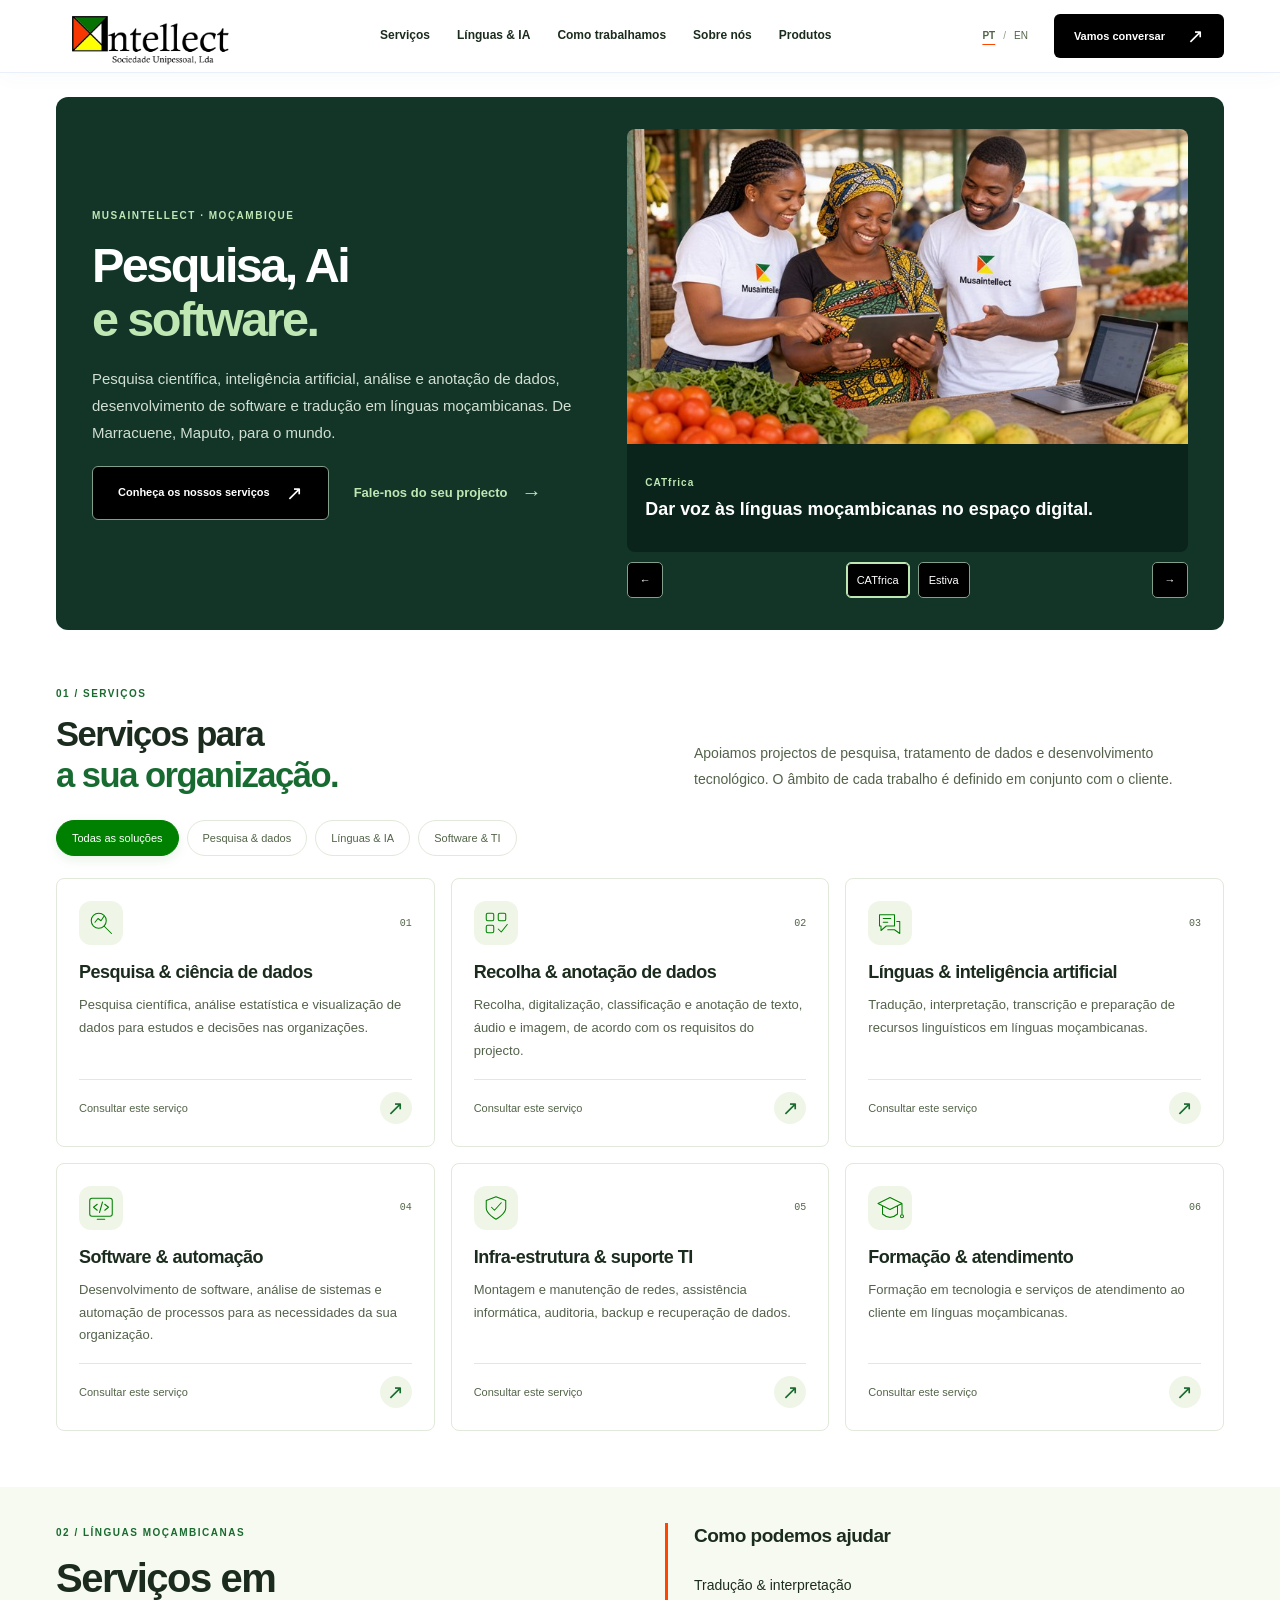
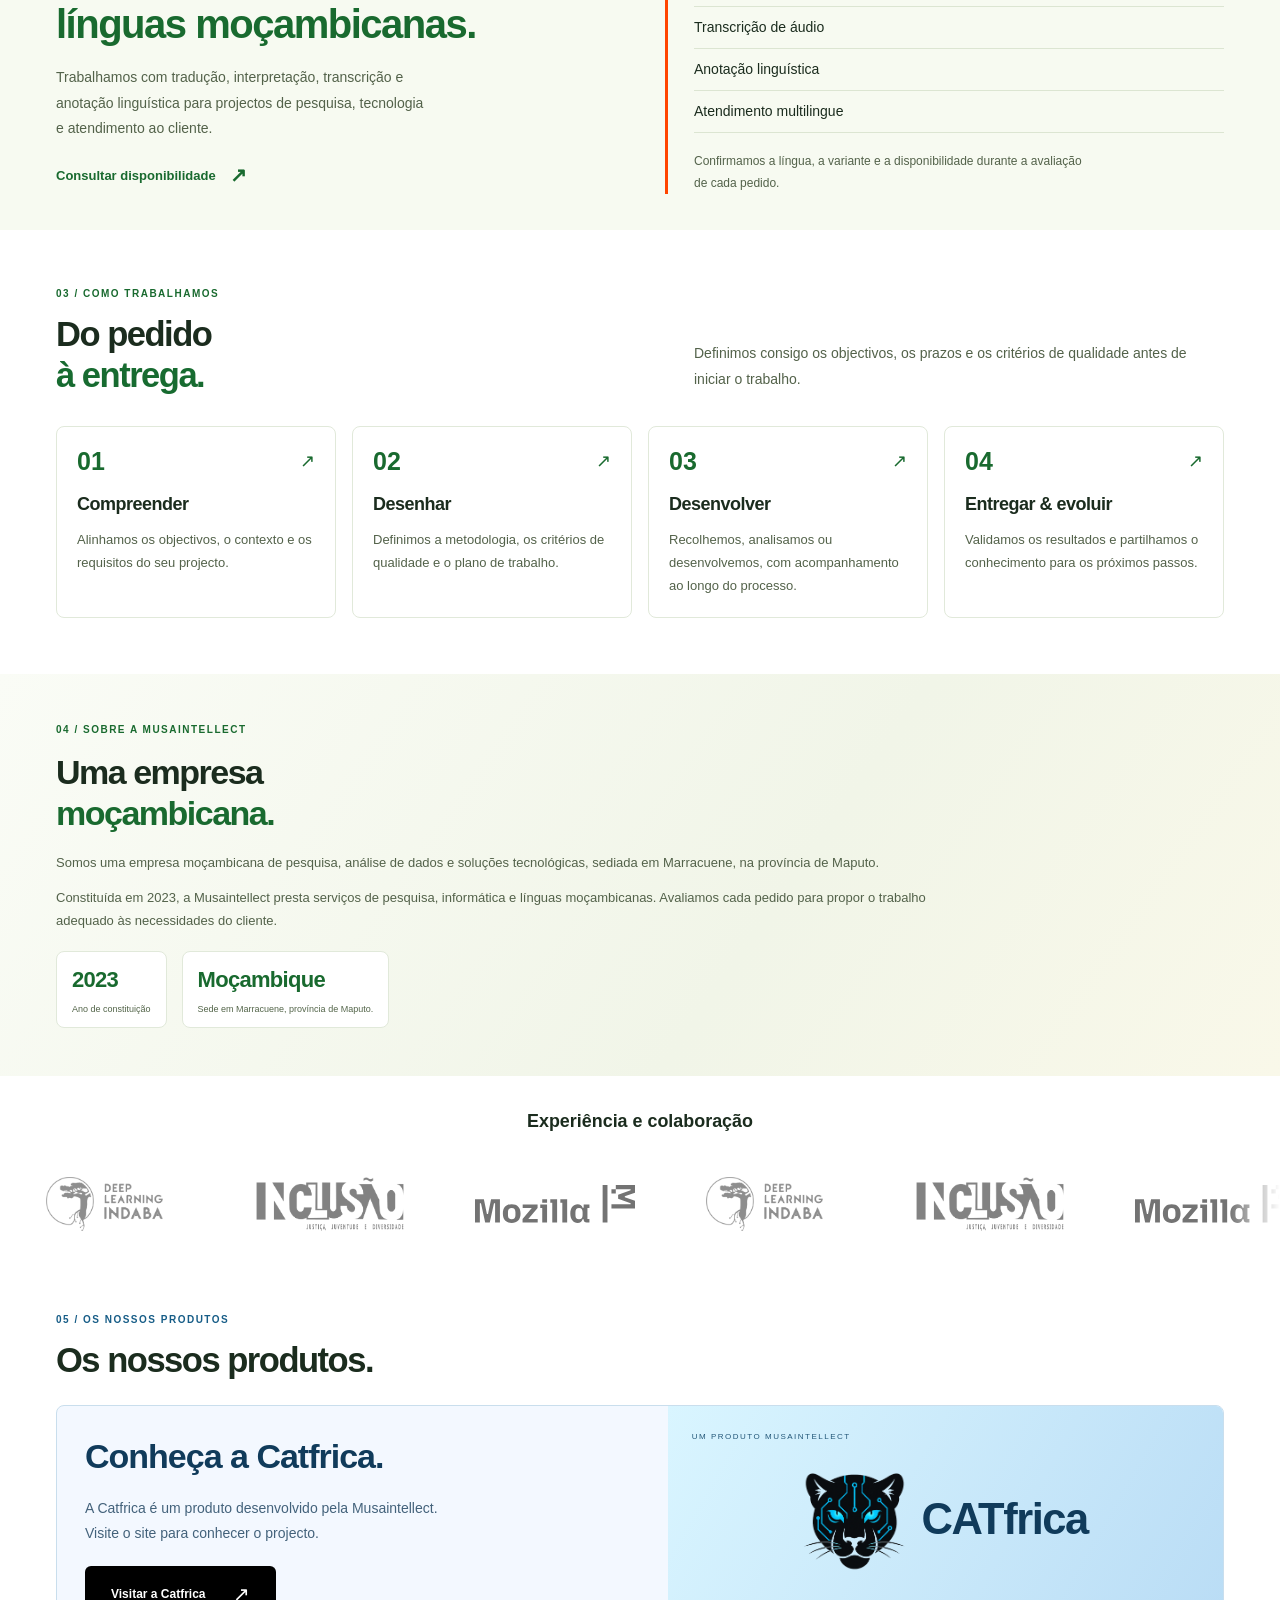
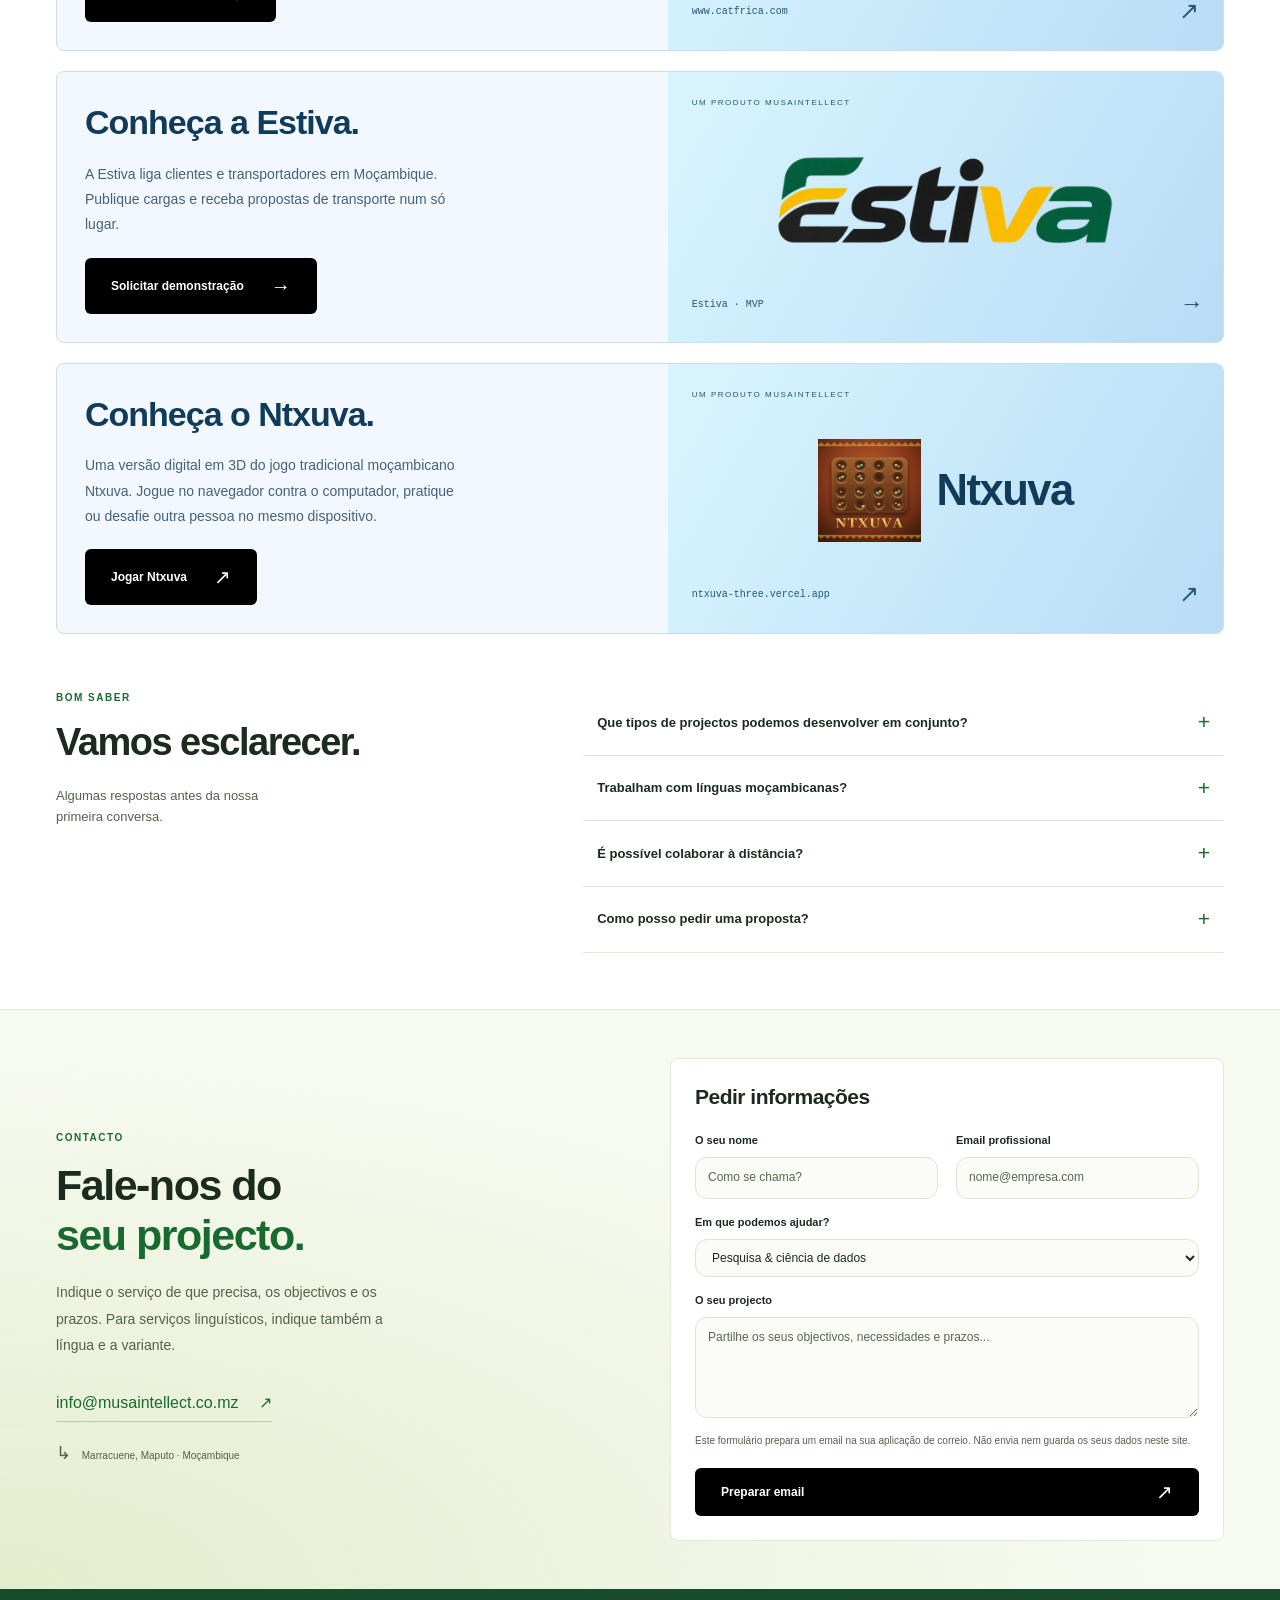
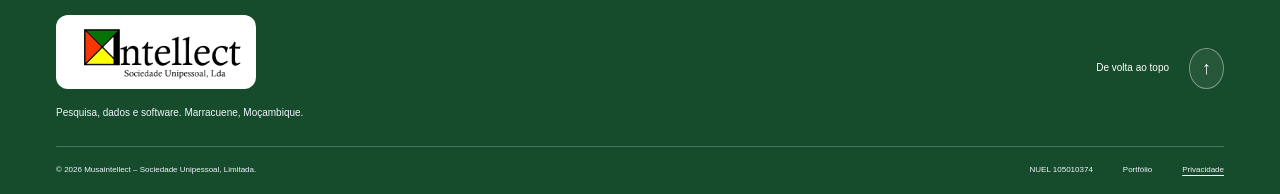
<file: index.html>
<!DOCTYPE html>
<html lang="pt-MZ" data-default-theme="chain" data-theme="chain" data-default-density="compact" data-density="compact">
<head>
  <meta charset="utf-8">
  <meta name="viewport" content="width=device-width, initial-scale=1">
  <meta name="theme-color" content="#ffffff">
  <meta name="description" content="Pesquisa científica, inteligência artificial, análise e anotação de dados, línguas moçambicanas e software. Musaintellect, em Marracuene, Maputo.">
  <meta name="robots" content="index, follow, max-image-preview:large">
  <meta property="og:title" content="Musaintellect | Pesquisa, IA e Software em Moçambique">
  <meta property="og:description" content="Pesquisa científica, inteligência artificial, dados, línguas moçambicanas e software. De Marracuene, Maputo, para o mundo.">
  <meta property="og:type" content="website">
  <meta property="og:site_name" content="Musaintellect">
  <meta property="og:url" content="https://www.musaintellect.co.mz/">
  <meta property="og:locale" content="pt_MZ">
  <meta property="og:image" content="https://www.musaintellect.co.mz/assets/community-market.jpg">
  <meta property="og:image:width" content="1280">
  <meta property="og:image:height" content="720">
  <meta name="twitter:card" content="summary_large_image">
  <link rel="alternate" hreflang="pt-MZ" href="https://www.musaintellect.co.mz/">
  <link rel="alternate" hreflang="en" href="https://www.musaintellect.co.mz/?lang=en">
  <link rel="alternate" hreflang="x-default" href="https://www.musaintellect.co.mz/">
  <title>Musaintellect | Pesquisa, IA e Software em Moçambique</title>
  <script type="application/ld+json">
  {
    "@context": "https://schema.org",
    "@graph": [
      {
        "@type": "Organization",
        "@id": "https://www.musaintellect.co.mz/#organization",
        "name": "Musaintellect",
        "legalName": "Musaintellect – Sociedade Unipessoal, Limitada",
        "url": "https://www.musaintellect.co.mz/",
        "logo": "https://www.musaintellect.co.mz/assets/logo.png",
        "email": "info@musaintellect.co.mz",
        "foundingDate": "2023",
        "description": "Mozambican scientific research, data analysis, language services and software development company.",
        "address": {
          "@type": "PostalAddress",
          "addressLocality": "Marracuene",
          "addressRegion": "Maputo",
          "addressCountry": "MZ"
        },
        "knowsAbout": [
          "Scientific research",
          "Artificial intelligence",
          "Data science and annotation",
          "Mozambican languages",
          "Speech data collection and transcription",
          "Portuguese–Emakhuwa machine translation resources",
          "Linguistic corpora",
          "Software development"
        ]
      },
      {
        "@type": "WebSite",
        "@id": "https://www.musaintellect.co.mz/#website",
        "url": "https://www.musaintellect.co.mz/",
        "name": "Musaintellect",
        "inLanguage": ["pt-MZ", "en"],
        "publisher": {"@id": "https://www.musaintellect.co.mz/#organization"}
      },
      {
        "@type": "ItemList",
        "name": "Musaintellect products",
        "itemListElement": [
          {
            "@type": "ListItem",
            "position": 1,
            "item": {
              "@type": "SoftwareApplication",
              "name": "CATfrica",
              "url": "https://www.catfrica.com/",
              "creator": {"@id": "https://www.musaintellect.co.mz/#organization"}
            }
          },
          {
            "@type": "ListItem",
            "position": 2,
            "item": {
              "@type": "SoftwareApplication",
              "name": "Estiva",
              "url": "https://www.musaintellect.co.mz/#estiva-product",
              "creativeWorkStatus": "MVP",
              "creator": {"@id": "https://www.musaintellect.co.mz/#organization"}
            }
          },
          {
            "@type": "ListItem",
            "position": 3,
            "item": {
              "@type": "VideoGame",
              "name": "Ntxuva",
              "url": "https://ntxuva-three.vercel.app/",
              "gamePlatform": "Web browser",
              "creator": {"@id": "https://www.musaintellect.co.mz/#organization"}
            }
          }
        ]
      }
    ]
  }
  </script>
  <link rel="icon" type="image/svg+xml" href="./assets/favicon.svg">
  <!-- Version assets together when changing styles or scripts to prevent cached layout mismatches. -->
  <link rel="stylesheet" href="./styles.css?v=20261117-portfolio-grouping">
  <link rel="stylesheet" href="./chain-theme.css?v=20261117-portfolio-grouping">
  <script src="./script.js?v=20261118-seo" defer></script>
</head>
<body>
  <a class="skip-link" href="#main" data-i18n="skip">Saltar para o conteúdo</a>
  <header class="site-header">
    <div class="container header-inner">
      <a class="brand" href="#home" aria-label="Musaintellect">
        <img class="brand-logo" src="./assets/logo.png" width="1000" height="357" alt="Musaintellect" decoding="async">
      </a>
      <nav class="main-nav" id="main-nav" aria-label="Navegação principal" data-i18n-aria-label="navLabel">
        <a href="#services" data-i18n="navServices">Serviços</a>
        <a href="#languages" data-i18n="navLanguages">Línguas &amp; IA</a>
        <a href="#approach" data-i18n="navApproach">Como trabalhamos</a>
        <a href="#about" data-i18n="navAbout">Sobre nós</a>
        <a href="#products" data-i18n="navProducts">Produtos</a>
        <a class="mobile-contact" href="#contact" data-i18n="navContact">Vamos conversar ↗</a>
      </nav>
      <div class="header-actions">
        <div class="language-switch" role="group" aria-label="Idioma / Language">
          <button type="button" data-language="pt" aria-pressed="true" lang="pt" aria-label="Português">PT</button>
          <span aria-hidden="true">/</span>
          <button type="button" data-language="en" aria-pressed="false" lang="en" aria-label="English">EN</button>
        </div>
        <a class="button button-small header-contact" href="#contact"><span data-i18n="navContact">Vamos conversar</span><span aria-hidden="true">↗</span></a>
        <button class="menu-toggle" type="button" aria-expanded="false" aria-controls="main-nav" aria-label="Abrir menu" data-i18n-aria-label="menuOpen"><span></span><span></span></button>
      </div>
    </div>
  </header>

  <main id="main">
    <section class="hero container" id="home" aria-labelledby="hero-title">
      <div class="hero-copy">
        <p class="eyebrow" data-i18n="heroEyebrow">MUSAINTELLECT · MOÇAMBIQUE</p>
        <h1 id="hero-title"><span data-i18n="heroLine1">Pesquisa, Ai</span><br><span class="serif-accent" data-i18n="heroLine2">e software.</span></h1>
        <p class="hero-description" data-i18n="heroDescription">Pesquisa científica, inteligência artificial, análise e anotação de dados, desenvolvimento de software e tradução em línguas moçambicanas. De Marracuene, Maputo, para o mundo.</p>
        <div class="hero-actions">
          <a class="button" href="#services"><span data-i18n="heroCta">Conheça os nossos serviços</span><span aria-hidden="true">↗</span></a>
          <a class="text-link" href="#contact"><span data-i18n="heroSecondary">Fale-nos do seu projecto</span><span aria-hidden="true">→</span></a>
        </div>
      </div>
      <section class="hero-carousel" aria-label="Produtos em destaque" data-i18n-aria-label="carouselLabel">
        <div class="hero-slides" id="hero-slides" aria-live="polite" aria-atomic="true">
          <figure class="hero-slide" aria-label="CATfrica · 1 de 2" data-i18n-aria-label="carouselCatfricaSlide">
            <img class="hero-photo" src="./assets/community-market.jpg" srcset="./assets/community-market-small.jpg 768w, ./assets/community-market.jpg 1280w" sizes="(max-width: 720px) calc(100vw - 80px), (max-width: 1150px) 45vw, 600px" width="1280" height="720" alt="Ilustração de programadores com camisolas da Musaintellect a ajudar uma comerciante de capulana e lenço a usar um tablet no mercado." data-i18n-alt="heroImageAlt" fetchpriority="high" decoding="async">
            <figcaption><a class="hero-slide-link" href="#catfrica-product"><span>CATfrica</span><strong data-i18n="carouselCatfricaCaption">Dar voz às línguas moçambicanas no espaço digital.</strong></a></figcaption>
          </figure>
          <figure class="hero-slide" aria-label="Estiva · 2 de 2" data-i18n-aria-label="carouselEstivaSlide" hidden>
            <img class="hero-photo" src="./assets/estiva-transport.webp" srcset="./assets/estiva-transport-small.webp 720w, ./assets/estiva-transport.webp 1280w" sizes="(max-width: 720px) calc(100vw - 80px), (max-width: 1150px) 45vw, 600px" width="1280" height="853" alt="Uma cliente e um motorista a trocar documentos junto de um camião num porto em Moçambique." data-i18n-alt="estivaImageAlt" decoding="async">
            <figcaption><a class="hero-slide-link" href="#estiva-product"><span class="hero-slide-brand"><img class="carousel-brand-mark" src="./assets/estiva-mark.png" width="144" height="121" alt="" aria-hidden="true" decoding="async">Estiva</span><strong data-i18n="carouselEstivaCaption">Transporte carga em Moçambique com confiança</strong></a></figcaption>
          </figure>
        </div>
        <div class="carousel-controls" hidden>
          <button class="carousel-previous" type="button" aria-controls="hero-slides" aria-label="Produto anterior" data-i18n-aria-label="carouselPrevious"><span aria-hidden="true">←</span></button>
          <div class="carousel-choices" role="group" aria-label="Escolher produto" data-i18n-aria-label="carouselChoose">
            <button type="button" data-carousel-slide="0" aria-controls="hero-slides" aria-pressed="true">CATfrica</button>
            <button type="button" data-carousel-slide="1" aria-controls="hero-slides" aria-pressed="false">Estiva</button>
          </div>
          <button class="carousel-next" type="button" aria-controls="hero-slides" aria-label="Produto seguinte" data-i18n-aria-label="carouselNext"><span aria-hidden="true">→</span></button>
        </div>
      </section>
    </section>

    <section class="section container" id="services" aria-labelledby="services-title">
      <div class="section-heading">
        <div><p class="eyebrow" data-i18n="servicesEyebrow">01 / SERVIÇOS</p><h2 id="services-title"><span data-i18n="servicesTitle1">Serviços para</span><br><span class="muted" data-i18n="servicesTitle2">a sua organização.</span></h2></div>
        <p class="section-intro" data-i18n="servicesIntro">Apoiamos projectos de pesquisa, tratamento de dados e desenvolvimento tecnológico. O âmbito de cada trabalho é definido em conjunto com o cliente.</p>
      </div>
      <div class="service-filters" role="group" aria-label="Filtrar serviços" data-i18n-aria-label="filterLabel" hidden>
        <button type="button" class="filter active" data-filter="all" aria-pressed="true" data-i18n="filterAll">Todas as soluções</button>
        <button type="button" class="filter" data-filter="data" aria-pressed="false" data-i18n="filterData">Pesquisa &amp; dados</button>
        <button type="button" class="filter" data-filter="language" aria-pressed="false" data-i18n="filterLanguage">Línguas &amp; IA</button>
        <button type="button" class="filter" data-filter="tech" aria-pressed="false" data-i18n="filterTech">Software &amp; TI</button>
      </div>
      <div class="service-grid">
        <a class="service-card" href="#contact" data-category="data">
          <div class="card-top"><svg viewBox="0 0 40 40" aria-hidden="true"><circle cx="17" cy="17" r="10"/><path d="m24 24 10 10M12 19l4-5 4 3 4-6"/></svg><span>01</span></div>
          <h3 data-i18n="service1Title">Pesquisa &amp; ciência de dados</h3><p data-i18n="service1Body">Pesquisa científica, análise estatística e visualização de dados para estudos e decisões nas organizações.</p>
          <div class="card-bottom"><span data-i18n="serviceCta">Consultar este serviço</span><span class="card-arrow" aria-hidden="true">↗</span></div>
        </a>
        <a class="service-card" href="#contact" data-category="data">
          <div class="card-top"><svg viewBox="0 0 40 40" aria-hidden="true"><rect x="7" y="7" width="10" height="10" rx="2"/><rect x="23" y="7" width="10" height="10" rx="2"/><rect x="7" y="23" width="10" height="10" rx="2"/><path d="m23 28 4 4 8-10"/></svg><span>02</span></div>
          <h3 data-i18n="service2Title">Recolha &amp; anotação de dados</h3><p data-i18n="service2Body">Recolha, digitalização, classificação e anotação de texto, áudio e imagem, de acordo com os requisitos do projecto.</p>
          <div class="card-bottom"><span data-i18n="serviceCta">Consultar este serviço</span><span class="card-arrow" aria-hidden="true">↗</span></div>
        </a>
        <a class="service-card" href="#contact" data-category="language">
          <div class="card-top"><svg viewBox="0 0 40 40" aria-hidden="true"><path d="M6 9h20v15H15l-7 6v-6H6zM17 29h9l7 5V18h-4M11 14h10M11 19h6"/></svg><span>03</span></div>
          <h3 data-i18n="service3Title">Línguas &amp; inteligência artificial</h3><p data-i18n="service3Body">Tradução, interpretação, transcrição e preparação de recursos linguísticos em línguas moçambicanas.</p>
          <div class="card-bottom"><span data-i18n="serviceCta">Consultar este serviço</span><span class="card-arrow" aria-hidden="true">↗</span></div>
        </a>
        <a class="service-card" href="#contact" data-category="tech">
          <div class="card-top"><svg viewBox="0 0 40 40" aria-hidden="true"><rect x="5" y="7" width="30" height="24" rx="3"/><path d="m15 15-5 4 5 4m10-8 5 4-5 4m-3-11-4 14M15 35h10"/></svg><span>04</span></div>
          <h3 data-i18n="service4Title">Software &amp; automação</h3><p data-i18n="service4Body">Desenvolvimento de software, análise de sistemas e automação de processos para as necessidades da sua organização.</p>
          <div class="card-bottom"><span data-i18n="serviceCta">Consultar este serviço</span><span class="card-arrow" aria-hidden="true">↗</span></div>
        </a>
        <a class="service-card" href="#contact" data-category="tech">
          <div class="card-top"><svg viewBox="0 0 40 40" aria-hidden="true"><path d="m20 5 13 5v10c0 8-13 15-13 15S7 28 7 20V10z"/><path d="m14 19 4 4 9-10"/></svg><span>05</span></div>
          <h3 data-i18n="service5Title">Infra-estrutura &amp; suporte TI</h3><p data-i18n="service5Body">Montagem e manutenção de redes, assistência informática, auditoria, backup e recuperação de dados.</p>
          <div class="card-bottom"><span data-i18n="serviceCta">Consultar este serviço</span><span class="card-arrow" aria-hidden="true">↗</span></div>
        </a>
        <a class="service-card" href="#contact" data-category="language">
          <div class="card-top"><svg viewBox="0 0 40 40" aria-hidden="true"><path d="m4 14 16-8 16 8-16 8zM10 18v10q10 9 20 0V18M36 15v13"/><circle cx="36" cy="31" r="2"/></svg><span>06</span></div>
          <h3 data-i18n="service6Title">Formação &amp; atendimento</h3><p data-i18n="service6Body">Formação em tecnologia e serviços de atendimento ao cliente em línguas moçambicanas.</p>
          <div class="card-bottom"><span data-i18n="serviceCta">Consultar este serviço</span><span class="card-arrow" aria-hidden="true">↗</span></div>
        </a>
      </div>
      <p class="filter-status sr-only" aria-live="polite"></p>
    </section>

    <section class="language-section" id="languages" aria-labelledby="languages-title">
      <div class="container language-layout">
        <div class="language-copy"><p class="eyebrow" data-i18n="languagesEyebrow">02 / LÍNGUAS MOÇAMBICANAS</p><h2 id="languages-title"><span data-i18n="languagesTitle1">Serviços em</span><br><span class="serif-accent" data-i18n="languagesTitle2">línguas moçambicanas.</span></h2>
          <p data-i18n="languagesBody">Trabalhamos com tradução, interpretação, transcrição e anotação linguística para projectos de pesquisa, tecnologia e atendimento ao cliente.</p>
          <a class="text-link light-link" href="#contact"><span data-i18n="languagesCta">Consultar disponibilidade</span><span aria-hidden="true">↗</span></a>
        </div>
        <aside class="language-details" aria-labelledby="language-details-title">
          <h3 id="language-details-title" data-i18n="languageDetailsTitle">Como podemos ajudar</h3>
          <ul><li data-i18n="languageValue1">Tradução &amp; interpretação</li><li data-i18n="languageValue2">Transcrição de áudio</li><li data-i18n="languageValue3">Anotação linguística</li><li data-i18n="languageValue4">Atendimento multilingue</li></ul>
          <p data-i18n="languageAvailability">Confirmamos a língua, a variante e a disponibilidade durante a avaliação de cada pedido.</p>
        </aside>
      </div>
    </section>

    <section class="section container" id="approach" aria-labelledby="approach-title">
      <div class="section-heading"><div><p class="eyebrow" data-i18n="approachEyebrow">03 / COMO TRABALHAMOS</p><h2 id="approach-title"><span data-i18n="approachTitle1">Do pedido</span><br><span class="muted" data-i18n="approachTitle2">à entrega.</span></h2></div><p class="section-intro" data-i18n="approachIntro">Definimos consigo os objectivos, os prazos e os critérios de qualidade antes de iniciar o trabalho.</p></div>
      <div class="process-grid">
        <article class="process-step"><div class="step-number">01<span aria-hidden="true">↗</span></div><h3 data-i18n="step1Title">Compreender</h3><p data-i18n="step1Body">Alinhamos os objectivos, o contexto e os requisitos do seu projecto.</p></article>
        <article class="process-step"><div class="step-number">02<span aria-hidden="true">↗</span></div><h3 data-i18n="step2Title">Desenhar</h3><p data-i18n="step2Body">Definimos a metodologia, os critérios de qualidade e o plano de trabalho.</p></article>
        <article class="process-step"><div class="step-number">03<span aria-hidden="true">↗</span></div><h3 data-i18n="step3Title">Desenvolver</h3><p data-i18n="step3Body">Recolhemos, analisamos ou desenvolvemos, com acompanhamento ao longo do processo.</p></article>
        <article class="process-step"><div class="step-number">04<span aria-hidden="true">↗</span></div><h3 data-i18n="step4Title">Entregar &amp; evoluir</h3><p data-i18n="step4Body">Validamos os resultados e partilhamos o conhecimento para os próximos passos.</p></article>
      </div>
    </section>

    <section class="about-section" id="about" aria-labelledby="about-title">
      <div class="container about-layout">
        <div class="about-copy"><p class="eyebrow" data-i18n="aboutEyebrow">04 / SOBRE A MUSAINTELLECT</p><h2 id="about-title"><span data-i18n="aboutTitle1">Uma empresa</span><br><span class="serif-accent" data-i18n="aboutTitle2">moçambicana.</span></h2><p data-i18n="aboutBody1">Somos uma empresa moçambicana de pesquisa, análise de dados e soluções tecnológicas, sediada em Marracuene, na província de Maputo.</p><p data-i18n="aboutBody2">Constituída em 2023, a Musaintellect presta serviços de pesquisa, informática e línguas moçambicanas. Avaliamos cada pedido para propor o trabalho adequado às necessidades do cliente.</p><div class="about-facts"><div><strong>2023</strong><span data-i18n="aboutFact1">Ano de constituição</span></div><div><strong data-i18n="aboutFact2Value">Moçambique</strong><span data-i18n="aboutFact2">Sede em Marracuene, província de Maputo.</span></div></div></div>
      </div>
    </section>

    <section class="portfolio" aria-labelledby="portfolio-title">
      <div class="portfolio-heading">
        <h2 id="portfolio-title"><a href="./portfolio.html" data-portfolio-link data-i18n="portfolioTitle">Experiência e colaboração</a></h2>
        <button class="portfolio-toggle" type="button" aria-controls="portfolio-track" data-i18n="portfolioPause" hidden>Pausar movimento</button>
      </div>
      <div class="portfolio-window">
        <div class="portfolio-track" id="portfolio-track">
          <ul class="portfolio-group">
            <li><a class="portfolio-logo" href="https://deeplearningindaba.com/" target="_blank" rel="noopener noreferrer"><img src="./assets/partner-indaba.png" width="650" height="299" alt="Deep Learning Indaba Limited" decoding="async"></a></li>
            <li><a class="portfolio-logo" href="https://www.inclusaomoz.org/" target="_blank" rel="noopener noreferrer"><img src="./assets/partner-inclusao.png" width="3387" height="1237" alt="Associação INCLUSÃO" decoding="async"></a></li>
            <li><a class="portfolio-logo" href="https://www.mozilla.org/" target="_blank" rel="noopener noreferrer"><img src="./assets/partner-mozilla.svg" width="984" height="235" alt="Mozilla" decoding="async"></a></li>
          </ul>
        </div>
      </div>
    </section>

    <section class="section container product-section" id="products" aria-labelledby="products-title">
      <div class="section-heading"><div><p class="eyebrow" data-i18n="productEyebrow">05 / OS NOSSOS PRODUTOS</p><h2 id="products-title" data-i18n="productsTitle">Os nossos produtos.</h2></div></div>
      <div class="product-feature" id="catfrica-product">
        <div class="product-copy">
          <h3 id="catfrica-title" data-i18n="productTitle">Conheça a Catfrica.</h3>
          <p class="product-description" data-i18n="productDescription">A Catfrica é um produto desenvolvido pela Musaintellect. Visite o site para conhecer o projecto.</p>
          <a class="button" href="https://www.catfrica.com/" target="_blank" rel="noopener noreferrer"><span><span data-i18n="productCta">Visitar a Catfrica</span><span class="sr-only" data-i18n="newTab"> (abre num novo separador)</span></span><span aria-hidden="true">↗</span></a>
        </div>
        <div class="product-visual">
          <span class="product-visual-label" data-i18n="productLabel">UM PRODUTO MUSAINTELLECT</span>
          <div class="product-brand"><img class="product-logo" src="./assets/catfrica-logo.png" width="462" height="481" alt="CATfrica" loading="lazy" decoding="async"><strong aria-hidden="true">CATfrica</strong></div>
          <div class="product-visual-footer"><span>www.catfrica.com</span><span aria-hidden="true">↗</span></div>
        </div>
      </div>
      <div class="product-feature" id="estiva-product">
        <div class="product-copy">
          <h3 id="estiva-title" data-i18n="estivaTitle">Conheça a Estiva.</h3>
          <p class="product-description" data-i18n="estivaDescription">A Estiva liga clientes e transportadores em Moçambique. Publique cargas e receba propostas de transporte num só lugar.</p>
          <a class="button" href="#contact"><span data-i18n="estivaCta">Solicitar demonstração</span><span aria-hidden="true">→</span></a>
        </div>
        <div class="product-visual">
          <span class="product-visual-label" data-i18n="productLabel">UM PRODUTO MUSAINTELLECT</span>
          <div class="product-brand"><img class="product-logo product-logo-wordmark" src="./assets/estiva-logo.png" width="800" height="216" alt="Estiva" loading="lazy" decoding="async"></div>
          <div class="product-visual-footer"><span>Estiva · MVP</span><span aria-hidden="true">→</span></div>
        </div>
      </div>
      <div class="product-feature" id="ntxuva-product">
        <div class="product-copy">
          <h3 id="ntxuva-title" data-i18n="ntxuvaTitle">Conheça o Ntxuva.</h3>
          <p class="product-description" data-i18n="ntxuvaDescription">Uma versão digital em 3D do jogo tradicional moçambicano Ntxuva. Jogue no navegador contra o computador, pratique ou desafie outra pessoa no mesmo dispositivo.</p>
          <a class="button" href="https://ntxuva-three.vercel.app/" target="_blank" rel="noopener noreferrer"><span><span data-i18n="ntxuvaCta">Jogar Ntxuva</span><span class="sr-only" data-i18n="newTab"> (abre num novo separador)</span></span><span aria-hidden="true">↗</span></a>
        </div>
        <div class="product-visual">
          <span class="product-visual-label" data-i18n="productLabel">UM PRODUTO MUSAINTELLECT</span>
          <div class="product-brand"><img class="product-logo" src="./assets/ntxuva-logo.png" width="1024" height="1024" alt="Ntxuva" loading="lazy" decoding="async"><strong aria-hidden="true">Ntxuva</strong></div>
          <div class="product-visual-footer"><span>ntxuva-three.vercel.app</span><span aria-hidden="true">↗</span></div>
        </div>
      </div>
    </section>

    <section class="section container faq-section" aria-labelledby="faq-title">
      <div><p class="eyebrow" data-i18n="faqEyebrow">BOM SABER</p><h2 id="faq-title" data-i18n="faqTitle">Vamos esclarecer.</h2><p class="faq-intro" data-i18n="faqIntro">Algumas respostas antes da nossa primeira conversa.</p></div>
      <div class="faq-list">
        <details><summary><span data-i18n="faq1Question">Que tipos de projectos podemos desenvolver em conjunto?</span><span class="faq-plus" aria-hidden="true">+</span></summary><p data-i18n="faq1Answer">Podemos colaborar em pesquisa científica, análise de dados, recolha e anotação, serviços linguísticos, desenvolvimento de software, automação, infra-estrutura TI e formação. Partilhe o seu desafio para definirmos o âmbito adequado.</p></details>
        <details><summary><span data-i18n="faq2Question">Trabalham com línguas moçambicanas?</span><span class="faq-plus" aria-hidden="true">+</span></summary><p data-i18n="faq2Answer">Os serviços linguísticos fazem parte da nossa actividade: tradução, interpretação, transcrição e atendimento. A disponibilidade para uma língua específica, a variante e o volume de trabalho são confirmados na avaliação de cada projecto.</p></details>
        <details><summary><span data-i18n="faq3Question">É possível colaborar à distância?</span><span class="faq-plus" aria-hidden="true">+</span></summary><p data-i18n="faq3Answer">Sim. Conforme a natureza do projecto, podemos organizar a colaboração à distância. Actividades presenciais, recolha no terreno e requisitos de infra-estrutura são acordados durante a definição do trabalho.</p></details>
        <details><summary><span data-i18n="faq4Question">Como posso pedir uma proposta?</span><span class="faq-plus" aria-hidden="true">+</span></summary><p data-i18n="faq4Answer">Escreva para info@musaintellect.co.mz ou prepare um email no formulário abaixo. Indique o objectivo, o tipo de serviço, os prazos e, se aplicável, as línguas e o volume de dados. Não inclua dados confidenciais no primeiro contacto.</p></details>
      </div>
    </section>

    <section class="contact-section" id="contact" aria-labelledby="contact-title">
      <div class="container contact-layout">
        <div class="contact-copy"><p class="eyebrow" data-i18n="contactEyebrow">CONTACTO</p><h2 id="contact-title"><span data-i18n="contactTitle1">Fale-nos do</span><br><span class="serif-accent" data-i18n="contactTitle2">seu projecto.</span></h2><p data-i18n="contactBody">Indique o serviço de que precisa, os objectivos e os prazos. Para serviços linguísticos, indique também a língua e a variante.</p><a class="contact-email" href="mailto:info@musaintellect.co.mz">info@musaintellect.co.mz <span aria-hidden="true">↗</span></a><p class="contact-location"><span aria-hidden="true">↳</span> <span data-i18n="contactLocation">Marracuene, Maputo · Moçambique</span></p></div>
        <form class="contact-form" action="mailto:info@musaintellect.co.mz" method="get">
          <h3 data-i18n="formTitle">Pedir informações</h3>
          <div class="form-row"><div class="field"><label for="name" data-i18n="formName">O seu nome</label><input id="name" name="name" type="text" autocomplete="name" maxlength="120" required placeholder="Como se chama?" data-i18n-placeholder="namePlaceholder"></div><div class="field"><label for="email" data-i18n="formEmail">Email profissional</label><input id="email" name="email" type="email" autocomplete="email" maxlength="254" required placeholder="nome@empresa.com" data-i18n-placeholder="emailPlaceholder"></div></div>
          <div class="field"><label for="service" data-i18n="formService">Em que podemos ajudar?</label><select id="service" name="service"><option value="research" data-i18n="service1Title">Pesquisa &amp; ciência de dados</option><option value="annotation" data-i18n="service2Title">Recolha &amp; anotação de dados</option><option value="languages" data-i18n="service3Title">Línguas &amp; inteligência artificial</option><option value="software" data-i18n="service4Title">Software &amp; automação</option><option value="it" data-i18n="service5Title">Infra-estrutura &amp; suporte TI</option><option value="training" data-i18n="service6Title">Formação &amp; atendimento</option><option value="other" data-i18n="formOther">Outro / Vamos explorar</option></select></div>
          <div class="field"><label for="message" data-i18n="formMessage">O seu projecto</label><textarea id="message" name="message" rows="4" maxlength="3000" required placeholder="Partilhe os seus objectivos, necessidades e prazos..." data-i18n-placeholder="messagePlaceholder"></textarea></div>
          <p class="form-note" data-i18n="formNote">Este formulário prepara um email na sua aplicação de correio. Não envia nem guarda os seus dados neste site.</p>
          <button class="button form-submit" type="submit"><span data-i18n="formSubmit">Preparar email</span><span aria-hidden="true">↗</span></button>
          <p id="form-status" role="status" class="form-status"></p>
          <noscript><p>Envie o seu pedido directamente para <a href="mailto:info@musaintellect.co.mz">info@musaintellect.co.mz</a>.</p></noscript>
        </form>
      </div>
    </section>
  </main>

  <footer class="site-footer">
    <div class="container footer-main"><div><a class="brand footer-brand" href="#home" aria-label="Musaintellect"><img class="brand-logo" src="./assets/logo.png" width="1000" height="357" alt="Musaintellect" decoding="async"></a><p data-i18n="footerTagline">Pesquisa, dados e software. Marracuene, Moçambique.</p></div><a href="#home" class="back-top" aria-label="De volta ao topo" data-i18n-aria-label="backTop"><span data-i18n="backTop">De volta ao topo</span><span aria-hidden="true">↑</span></a></div>
    <div class="container footer-bottom"><span>© <span id="year">2026</span> Musaintellect – Sociedade Unipessoal, Limitada.</span><div><span>NUEL 105010374</span><a href="./portfolio.html" data-portfolio-link data-i18n="navPortfolio">Portfólio</a><button type="button" class="privacy-button" data-i18n="privacyLink" hidden>Privacidade</button></div></div>
  </footer>
  <dialog id="privacy-dialog" aria-labelledby="privacy-title"><div class="dialog-inner"><button type="button" class="dialog-close" aria-label="Fechar" data-i18n-aria-label="closeDialog">×</button><p class="eyebrow">MUSAINTELLECT</p><h2 id="privacy-title" data-i18n="privacyTitle">A sua privacidade.</h2><p data-i18n="privacyBody1">Este website não utiliza cookies, ferramentas de análise, fontes externas ou formulários com armazenamento num servidor. As suas preferências de idioma e visual podem ser guardadas apenas no armazenamento local do seu navegador.</p><p data-i18n="privacyBody2">O formulário de contacto abre a sua aplicação de email. Os dados só são enviados se decidir enviar esse email, através do seu fornecedor de correio. Para questões sobre o tratamento de correspondência, contacte info@musaintellect.co.mz.</p><p data-i18n="privacyBody3">O fornecedor de alojamento pode processar dados técnicos de acesso, como o endereço IP, de acordo com a sua própria política de privacidade.</p></div></dialog>
</body>
</html>
</file>
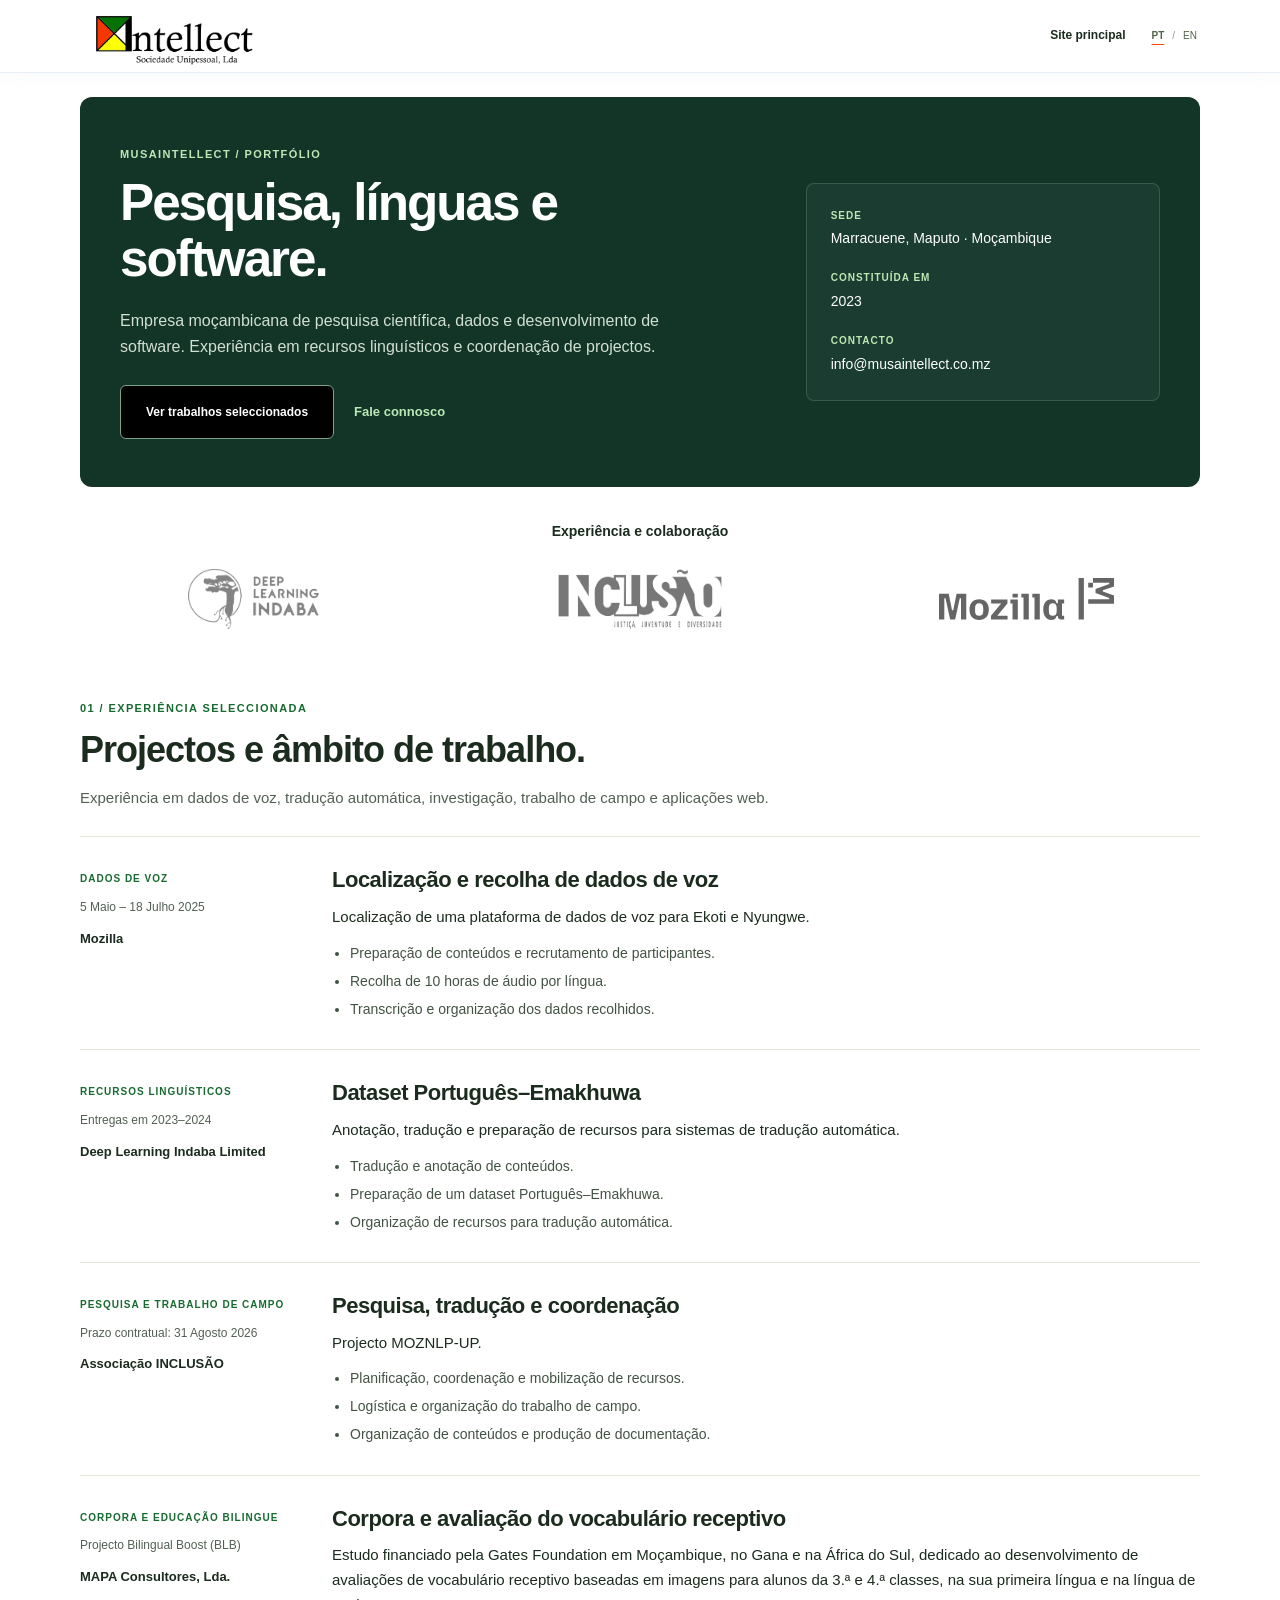
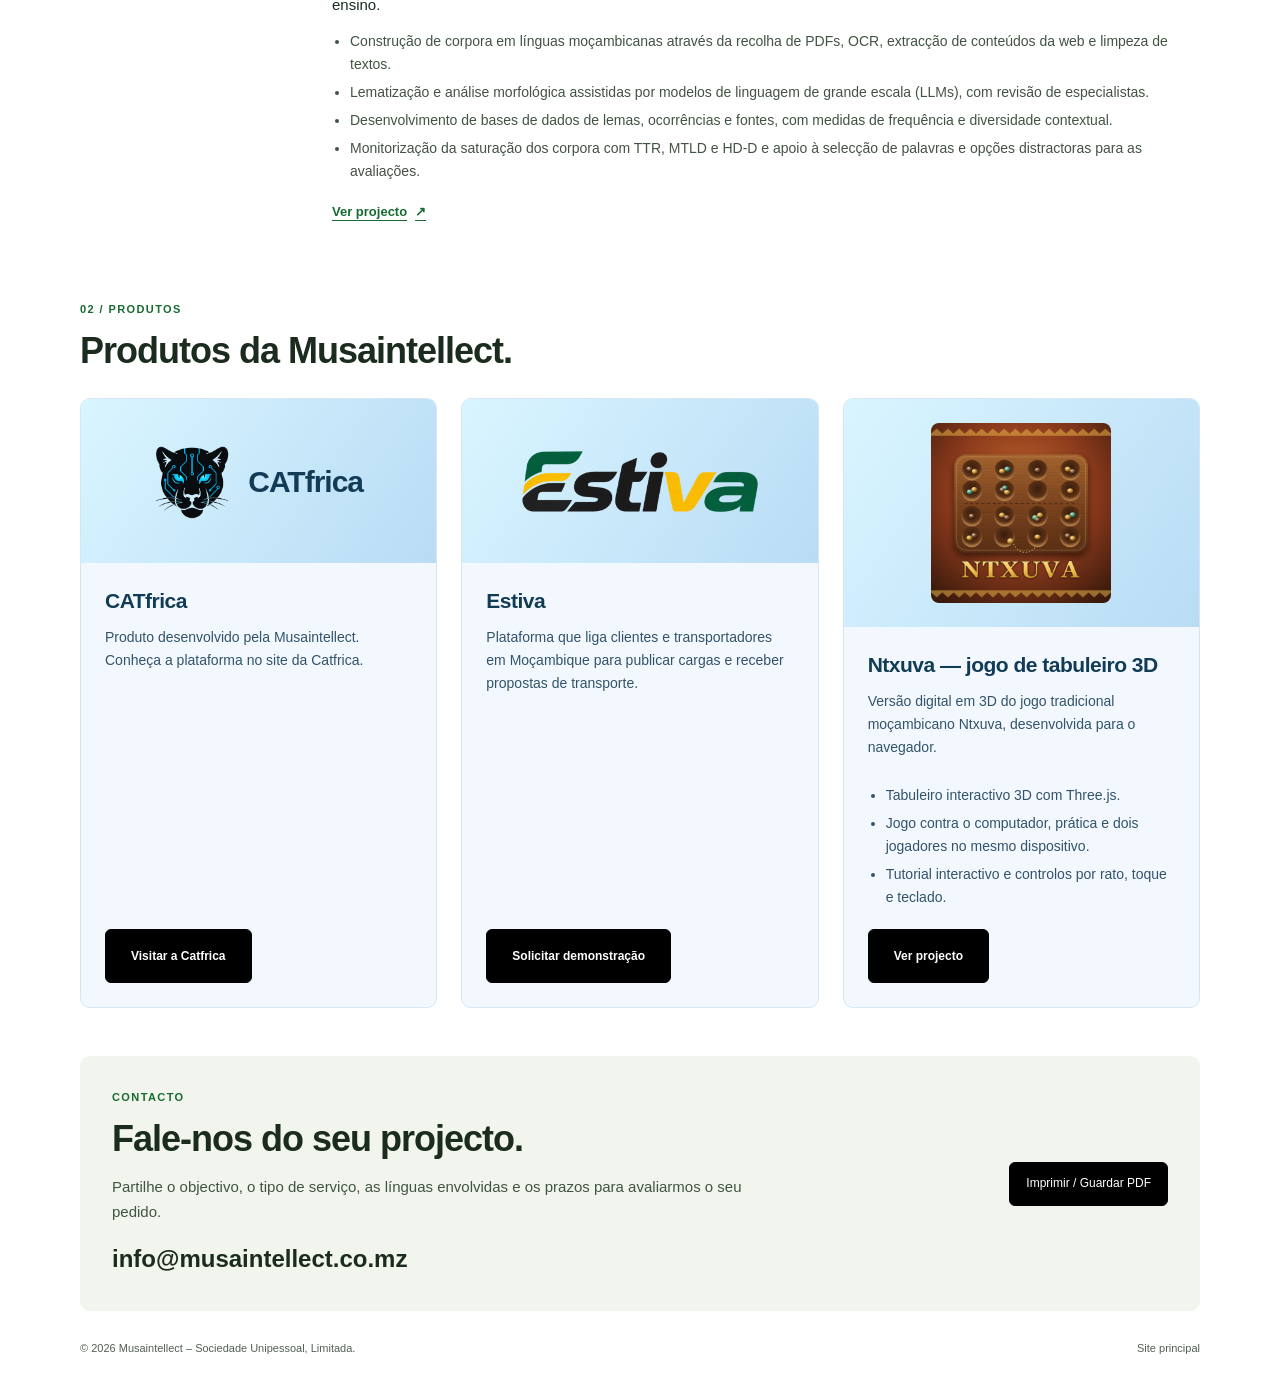
<file: portfolio.html>
<!DOCTYPE html>
<html lang="pt-MZ" data-theme="chain" data-density="compact">
<head>
  <meta charset="utf-8">
  <meta name="viewport" content="width=device-width, initial-scale=1">
  <meta name="theme-color" content="#ffffff">
  <meta name="description" content="Portfólio Musaintellect: dados de voz em Ekoti e Nyungwe, tradução Português–Emakhuwa, corpora linguísticos, pesquisa e software em Moçambique.">
  <meta name="robots" content="index, follow, max-image-preview:large">
  <meta property="og:title" content="Musaintellect | Portfólio de Dados, Línguas e Software">
  <meta property="og:description" content="Portfólio Musaintellect: dados de voz em Ekoti e Nyungwe, tradução Português–Emakhuwa, corpora linguísticos, pesquisa e software em Moçambique.">
  <meta property="og:type" content="website">
  <meta property="og:site_name" content="Musaintellect">
  <meta property="og:url" content="https://www.musaintellect.co.mz/portfolio.html">
  <meta property="og:locale" content="pt_MZ">
  <meta property="og:image" content="https://www.musaintellect.co.mz/assets/community-market.jpg">
  <meta property="og:image:width" content="1280">
  <meta property="og:image:height" content="720">
  <meta name="twitter:card" content="summary_large_image">
  <link rel="alternate" hreflang="pt-MZ" href="https://www.musaintellect.co.mz/portfolio.html">
  <link rel="alternate" hreflang="en" href="https://www.musaintellect.co.mz/portfolio.html?lang=en">
  <link rel="alternate" hreflang="x-default" href="https://www.musaintellect.co.mz/portfolio.html">
  <title>Musaintellect | Portfólio de Dados, Línguas e Software</title>
  <script type="application/ld+json">
  {
    "@context": "https://schema.org",
    "@type": "CollectionPage",
    "@id": "https://www.musaintellect.co.mz/portfolio.html#portfolio",
    "url": "https://www.musaintellect.co.mz/portfolio.html",
    "name": "Musaintellect portfolio",
    "description": "Selected work in voice data, Portuguese–Emakhuwa language resources, linguistic corpora, research and software in Mozambique.",
    "inLanguage": ["pt-MZ", "en"],
    "isPartOf": {"@id": "https://www.musaintellect.co.mz/#website"},
    "publisher": {"@id": "https://www.musaintellect.co.mz/#organization"}
  }
  </script>
  <link rel="icon" type="image/svg+xml" href="./assets/favicon.svg">
  <link rel="stylesheet" href="./styles.css?v=20261117-portfolio-grouping">
  <link rel="stylesheet" href="./chain-theme.css?v=20261117-portfolio-grouping">
  <link rel="stylesheet" href="./portfolio.css?v=20261117-no-amounts">
  <script src="./portfolio.js?v=20261118-seo" defer></script>
</head>
<body class="work-page">
  <a class="skip-link" href="#main" data-i18n="skip">Saltar para o conteúdo</a>
  <header class="site-header">
    <div class="container header-inner">
      <a class="brand" href="./index.html" data-home-link aria-label="Musaintellect">
        <img class="brand-logo" src="./assets/logo.png" width="1000" height="357" alt="Musaintellect" decoding="async">
      </a>
      <div class="header-actions">
        <a class="work-home" href="./index.html" data-home-link data-i18n="home">Site principal</a>
        <div class="language-switch" role="group" aria-label="Idioma / Language">
          <button type="button" data-language="pt" aria-pressed="true" lang="pt" aria-label="Português">PT</button>
          <span aria-hidden="true">/</span>
          <button type="button" data-language="en" aria-pressed="false" lang="en" aria-label="English">EN</button>
        </div>
      </div>
    </div>
  </header>

  <main id="main">
    <section class="work-hero container" aria-labelledby="work-title">
      <div class="work-intro">
        <p class="work-kicker" data-i18n="eyebrow">MUSAINTELLECT / PORTFÓLIO</p>
        <h1 id="work-title" data-i18n="title">Pesquisa, línguas e software.</h1>
        <p class="work-description" data-i18n="intro">Empresa moçambicana de pesquisa científica, dados e desenvolvimento de software. Experiência em recursos linguísticos e coordenação de projectos.</p>
        <div class="work-actions">
          <a class="button" href="#selected-work" data-i18n="viewWork">Ver trabalhos seleccionados</a>
          <a href="#work-contact" data-i18n="contactLink">Fale connosco</a>
        </div>
      </div>
      <aside class="work-summary" aria-label="A empresa" data-i18n-aria-label="companyLabel">
        <dl>
          <dt data-i18n="companyLocation">Sede</dt><dd>Marracuene, Maputo · <span data-i18n="mozambique">Moçambique</span></dd>
          <dt data-i18n="companySince">Constituída em</dt><dd>2023</dd>
          <dt data-i18n="companyEmail">Contacto</dt><dd><a href="mailto:info@musaintellect.co.mz">info@musaintellect.co.mz</a></dd>
        </dl>
      </aside>
    </section>

    <section class="work-collaborations container" aria-labelledby="work-collaborations-title">
      <h2 id="work-collaborations-title" data-i18n="collaborations">Experiência e colaboração</h2>
      <div class="work-logos">
        <a href="https://deeplearningindaba.com/" target="_blank" rel="noopener noreferrer"><img src="./assets/partner-indaba.png" width="650" height="299" alt="Deep Learning Indaba Limited" decoding="async"><span class="sr-only" data-i18n="newTab"> (abre num novo separador)</span></a>
        <a href="https://www.inclusaomoz.org/" target="_blank" rel="noopener noreferrer"><img src="./assets/partner-inclusao.png" width="3387" height="1237" alt="Associação INCLUSÃO" decoding="async"><span class="sr-only" data-i18n="newTab"> (abre num novo separador)</span></a>
        <a href="https://www.mozilla.org/" target="_blank" rel="noopener noreferrer"><img src="./assets/partner-mozilla.svg" width="984" height="235" alt="Mozilla" decoding="async"><span class="sr-only" data-i18n="newTab"> (abre num novo separador)</span></a>
      </div>
    </section>

    <section class="work-section container" id="selected-work" aria-labelledby="selected-work-title">
      <div class="work-section-heading">
        <p class="work-kicker" data-i18n="workEyebrow">01 / EXPERIÊNCIA SELECCIONADA</p>
        <h2 id="selected-work-title" data-i18n="workTitle">Projectos e âmbito de trabalho.</h2>
        <p data-i18n="workIntro">Experiência em dados de voz, tradução automática, investigação, trabalho de campo e aplicações web.</p>
      </div>
      <article class="work-case" id="voice-project">
        <div class="work-case-meta"><span data-i18n="voiceCategory">DADOS DE VOZ</span><p data-i18n="voicePeriod">5 Maio – 18 Julho 2025</p><p class="work-case-client">Mozilla</p></div>
        <div><h3 data-i18n="voiceTitle">Localização e recolha de dados de voz</h3><p data-i18n="voiceBody">Localização de uma plataforma de dados de voz para Ekoti e Nyungwe.</p><ul><li data-i18n="voice1">Preparação de conteúdos e recrutamento de participantes.</li><li data-i18n="voice2">Recolha de 10 horas de áudio por língua.</li><li data-i18n="voice3">Transcrição e organização dos dados recolhidos.</li></ul></div>
      </article>
      <article class="work-case" id="translation-project">
        <div class="work-case-meta"><span data-i18n="translationCategory">RECURSOS LINGUÍSTICOS</span><p data-i18n="translationPeriod">Entregas em 2023–2024</p><p class="work-case-client">Deep Learning Indaba Limited</p></div>
        <div><h3 data-i18n="translationTitle">Dataset Português–Emakhuwa</h3><p data-i18n="translationBody">Anotação, tradução e preparação de recursos para sistemas de tradução automática.</p><ul><li data-i18n="translation1">Tradução e anotação de conteúdos.</li><li data-i18n="translation2">Preparação de um dataset Português–Emakhuwa.</li><li data-i18n="translation3">Organização de recursos para tradução automática.</li></ul></div>
      </article>
      <article class="work-case" id="field-project">
        <div class="work-case-meta"><span data-i18n="fieldCategory">PESQUISA E TRABALHO DE CAMPO</span><p data-i18n="fieldPeriod">Prazo contratual: 31 Agosto 2026</p><p class="work-case-client">Associação INCLUSÃO</p></div>
        <div><h3 data-i18n="fieldTitle">Pesquisa, tradução e coordenação</h3><p data-i18n="fieldBody">Projecto MOZNLP-UP.</p><ul><li data-i18n="field1">Planificação, coordenação e mobilização de recursos.</li><li data-i18n="field2">Logística e organização do trabalho de campo.</li><li data-i18n="field3">Organização de conteúdos e produção de documentação.</li></ul></div>
      </article>
      <article class="work-case" id="mapa-project">
        <div class="work-case-meta"><span data-i18n="mapaCategory">CORPORA E EDUCAÇÃO BILINGUE</span><p data-i18n="mapaMeta">Projecto Bilingual Boost (BLB)</p><p class="work-case-client">MAPA Consultores, Lda.</p></div>
        <div><h3 data-i18n="mapaTitle">Corpora e avaliação do vocabulário receptivo</h3><p data-i18n="mapaBody">Estudo financiado pela Gates Foundation em Moçambique, no Gana e na África do Sul, dedicado ao desenvolvimento de avaliações de vocabulário receptivo baseadas em imagens para alunos da 3.ª e 4.ª classes, na sua primeira língua e na língua de ensino.</p><ul><li data-i18n="mapa1">Construção de corpora em línguas moçambicanas através da recolha de PDFs, OCR, extracção de conteúdos da web e limpeza de textos.</li><li data-i18n="mapa2">Lematização e análise morfológica assistidas por modelos de linguagem de grande escala (LLMs), com revisão de especialistas.</li><li data-i18n="mapa3">Desenvolvimento de bases de dados de lemas, ocorrências e fontes, com medidas de frequência e diversidade contextual.</li><li data-i18n="mapa4">Monitorização da saturação dos corpora com TTR, MTLD e HD-D e apoio à selecção de palavras e opções distractoras para as avaliações.</li></ul><a class="work-project-link" href="https://emakhuwa-report.vercel.app/" target="_blank" rel="noopener noreferrer"><span data-i18n="viewProject">Ver projecto</span><span aria-hidden="true">↗</span><span class="sr-only" data-i18n="newTab"> (abre num novo separador)</span></a></div>
      </article>
    </section>

    <section class="work-section container" aria-labelledby="work-products-title">
      <div class="work-section-heading"><p class="work-kicker" data-i18n="productsEyebrow">02 / PRODUTOS</p><h2 id="work-products-title" data-i18n="productsTitle">Produtos da Musaintellect.</h2></div>
      <div class="work-products">
        <article class="work-product">
          <div class="work-product-visual"><img class="work-catfrica-mark" src="./assets/catfrica-logo.png" width="462" height="481" alt="CATfrica" loading="lazy" decoding="async"><strong aria-hidden="true">CATfrica</strong></div>
          <div class="work-product-copy"><h3>CATfrica</h3><p data-i18n="catfricaBody">Produto desenvolvido pela Musaintellect. Conheça a plataforma no site da Catfrica.</p><a class="button" href="https://www.catfrica.com/" target="_blank" rel="noopener noreferrer"><span data-i18n="catfricaCta">Visitar a Catfrica</span><span class="sr-only" data-i18n="newTab"> (abre num novo separador)</span></a></div>
        </article>
        <article class="work-product">
          <div class="work-product-visual"><img class="work-estiva-logo" src="./assets/estiva-logo.png" width="800" height="216" alt="Estiva" loading="lazy" decoding="async"></div>
          <div class="work-product-copy"><h3>Estiva</h3><p data-i18n="estivaBody">Plataforma que liga clientes e transportadores em Moçambique para publicar cargas e receber propostas de transporte.</p><a class="button" href="#work-contact"><span data-i18n="estivaCta">Solicitar demonstração</span></a></div>
        </article>
        <article class="work-product" id="ntxuva-project">
          <div class="work-product-visual"><img class="work-ntxuva-logo" src="./assets/ntxuva-logo.png" width="1024" height="1024" alt="Ntxuva" loading="lazy" decoding="async"></div>
          <div class="work-product-copy"><h3 data-i18n="ntxuvaTitle">Ntxuva — jogo de tabuleiro 3D</h3><p data-i18n="ntxuvaBody">Versão digital em 3D do jogo tradicional moçambicano Ntxuva, desenvolvida para o navegador.</p><ul><li data-i18n="ntxuva1">Tabuleiro interactivo 3D com Three.js.</li><li data-i18n="ntxuva2">Jogo contra o computador, prática e dois jogadores no mesmo dispositivo.</li><li data-i18n="ntxuva3">Tutorial interactivo e controlos por rato, toque e teclado.</li></ul><a class="button" href="https://ntxuva-three.vercel.app/" target="_blank" rel="noopener noreferrer"><span data-i18n="viewProject">Ver projecto</span><span class="sr-only" data-i18n="newTab"> (abre num novo separador)</span></a></div>
        </article>
      </div>
    </section>

    <section class="work-contact container" id="work-contact" aria-labelledby="work-contact-title">
      <div><p class="work-kicker" data-i18n="contactEyebrow">CONTACTO</p><h2 id="work-contact-title" data-i18n="contactTitle">Fale-nos do seu projecto.</h2><p data-i18n="contactBody">Partilhe o objectivo, o tipo de serviço, as línguas envolvidas e os prazos para avaliarmos o seu pedido.</p><a class="work-email" href="mailto:info@musaintellect.co.mz">info@musaintellect.co.mz</a></div>
      <button class="work-print" type="button" data-i18n="print" hidden>Imprimir / Guardar PDF</button>
    </section>
  </main>

  <footer class="work-footer container"><p>© <span id="year">2026</span> Musaintellect – Sociedade Unipessoal, Limitada.</p><a href="./index.html" data-home-link data-i18n="home">Site principal</a></footer>
</body>
</html>
</file>
<file: styles.css>
@charset "UTF-8";

:root {
  --paper: #f7f7f2;
  --ink: #202b23;
  --muted: #73796e;
  --orange: #e96638;
  --orange-dark: #b83e19;
  --line: #dedfd5;
  --forest: #192e24;
  --white: #fff;
  --sans: "Segoe UI", "Helvetica Neue", Arial, sans-serif;
}

* { box-sizing: border-box; }
html { scroll-behavior: smooth; scroll-padding-top: 105px; }
body { margin: 0; background: var(--paper); color: var(--ink); font-family: var(--sans); font-size: 15px; line-height: 1.65; -webkit-font-smoothing: antialiased; }
body:has(dialog[open]) { overflow: hidden; }
::selection { background: #f6ba97; color: var(--ink); }
a { color: inherit; text-decoration: none; }
button, input, select, textarea { font: inherit; }
button, a, input, select, textarea, summary { -webkit-tap-highlight-color: transparent; }
button, summary { cursor: pointer; }
button { color: inherit; }
button:disabled { cursor: default; }
svg { display: block; }
button, input, select, textarea { border-radius: 0; }
button { background: none; }
a:focus-visible, button:focus-visible, summary:focus-visible { outline: 3px solid var(--orange-dark); outline-offset: 5px; }
input:focus-visible, select:focus-visible, textarea:focus-visible { outline: 2px solid var(--orange-dark); outline-offset: 3px; }
[hidden] { display: none !important; }
.container { width: min(1280px, calc(100% - 112px)); margin-inline: auto; }
.section { padding-block: 108px; }
.eyebrow { display: flex; align-items: center; gap: 9px; margin: 0 0 25px; color: var(--orange-dark); font-size: 10px; font-weight: 650; letter-spacing: 1.7px; line-height: 1.6; }
h1, h2, h3, p { margin-top: 0; }
h1, h2, h3 { font-weight: 550; }
h2 { font-size: clamp(32px, 3.2vw, 46px); line-height: 1.18; letter-spacing: -1.8px; margin-bottom: 0; }
h3 { font-size: 21px; line-height: 1.35; letter-spacing: -.5px; }
.serif-accent { font-family: Georgia, "Times New Roman", serif; font-weight: 400; font-style: italic; color: var(--orange-dark); letter-spacing: -2px; }
.muted { color: var(--muted); }
.orange { color: var(--orange); }
.button { display: inline-flex; align-items: center; justify-content: center; gap: 27px; padding: 17px 23px; border: 1px solid #000; background: #000; color: #fff; font-size: 12px; font-weight: 650; line-height: 1.5; transition: background .2s, transform .2s; }
.button:hover { background: #222; border-color: #222; transform: translateY(-2px); }
.button > span:last-child:not(:first-child) { font-size: 20px; font-weight: 400; line-height: 1; }
.button-small { padding: 11px 16px; font-size: 11px; gap: 22px; }
.text-link { display: inline-flex; align-items: center; gap: 14px; font-size: 12px; font-weight: 600; }
.text-link:hover { color: var(--orange-dark); }
.text-link > span:last-child { font-size: 20px; transition: transform .2s; }
.text-link:hover > span:last-child { transform: translate(3px, -2px); }
.status-dot, .tiny-dot { display: inline-block; flex: 0 0 auto; width: 6px; height: 6px; border-radius: 50%; background: var(--orange); }
.sr-only { position: absolute; width: 1px; height: 1px; padding: 0; margin: -1px; overflow: hidden; clip: rect(0, 0, 0, 0); white-space: nowrap; border: 0; }
.skip-link { position: fixed; top: -80px; left: 20px; z-index: 20; background: var(--ink); color: white; padding: 12px 20px; }
.skip-link:focus { top: 12px; }

.site-header { position: sticky; top: 0; z-index: 10; background: rgb(247 247 242 / 97%); border-bottom: 1px solid var(--line); }
.header-inner { height: 90px; display: flex; justify-content: space-between; align-items: center; gap: 28px; }
.brand { display: inline-flex; align-items: center; gap: 10px; font-size: 25px; font-weight: 700; letter-spacing: -1px; line-height: 1; white-space: nowrap; }
.brand-logo { display: block; width: 220px; height: auto; }
.main-nav { display: flex; gap: 27px; }
.main-nav a { font-size: 11px; font-weight: 500; position: relative; }
.main-nav a::after { content: ""; position: absolute; width: 0; height: 1px; background: var(--orange); left: 0; bottom: -6px; transition: width .2s; }
.main-nav a:hover::after { width: 100%; }
.header-actions { display: flex; align-items: center; gap: 23px; }
.language-switch { display: flex; align-items: center; gap: 5px; font-size: 10px; }
.language-switch span { color: #94988b; }
.language-switch button { font-size: 10px; border: 0; padding: 8px 3px; color: #626c5c; }
.language-switch button[aria-pressed="true"] { color: var(--ink); font-weight: 750; text-decoration: underline; text-underline-offset: 5px; text-decoration-color: var(--orange); }
.menu-toggle { display: none; width: 36px; height: 38px; border: 1px solid var(--line); padding: 9px 7px; }
.menu-toggle span { display: block; height: 1px; background: var(--ink); margin: 5px 0; transition: transform .2s; }
.main-nav .mobile-contact { display: none; }

.hero { position: relative; display: grid; grid-template-columns: minmax(0, .95fr) minmax(0, 1.05fr); align-items: center; min-height: 0; padding: 36px; margin-block: 24px 0; gap: 32px; border-radius: 12px; background: #123528; color: #fff; }
.hero-copy { position: relative; z-index: 1; max-width: 820px; }
.hero-photo { display: block; width: 100%; height: auto; border-radius: 8px; }
.hero-carousel { min-width: 0; }
.hero-slide { margin: 0; border-radius: 8px; overflow: hidden; background: #0b241b; }
.hero-slide .hero-photo { aspect-ratio: 16 / 9; object-fit: cover; object-position: center 40%; border-radius: 0; }
.hero-slide figcaption { display: flex; align-items: center; min-height: 108px; padding: 14px 18px; }
.hero-slide-link { display: block; color: #fff; }
.hero-slide-link > span { display: block; margin-bottom: 5px; color: #bee7b4; font-size: 10px; font-weight: 700; letter-spacing: 1px; }
.hero-slide-link > .hero-slide-brand { display: flex; align-items: center; gap: 6px; }
.carousel-brand-mark { display: block; width: 18px; height: 18px; padding: 1px; border-radius: 2px; background: #fff; object-fit: contain; }
.hero-slide-link strong { display: block; font-size: clamp(16px, 1.4vw, 20px); line-height: 1.4; }
.carousel-controls { display: flex; align-items: center; gap: 8px; margin-top: 10px; }
.carousel-choices { display: flex; flex: 1; justify-content: center; gap: 8px; }
.carousel-controls button { min-width: 36px; min-height: 36px; padding: 6px 10px; border: 1px solid #819f8a; border-radius: 5px; background: #000; color: #fff; font-size: 11px; }
.carousel-controls button:hover { background: #222; }
.carousel-controls button[aria-pressed="true"] { border-color: #bee7b4; box-shadow: inset 0 0 0 1px #bee7b4; }
.carousel-controls button:focus-visible { outline-color: #bee7b4; outline-offset: 3px; }
.hero .eyebrow, .hero h1 .serif-accent, .hero .text-link { color: #bee7b4; }
.hero .button, .hero .button:hover { border-color: #819f8a; }
.hero a:focus-visible { outline-color: #bee7b4; }
.hero .eyebrow { font-size: 9px; letter-spacing: 1.5px; margin-bottom: 25px; }
.hero h1 { font-size: clamp(42px, 4.65vw, 67px); line-height: 1.08; letter-spacing: -3.2px; margin: 0 0 27px; font-weight: 550; }
.hero h1 .serif-accent { font-size: .99em; letter-spacing: -3.3px; white-space: nowrap; }
.hero-description { max-width: 385px; font-size: 14px; color: #d2dfd3; line-height: 1.9; margin-bottom: 29px; }
.hero-actions { display: flex; align-items: center; gap: 25px; flex-wrap: wrap; }
.hero-actions .button { font-size: 11px; padding: 16px 19px; gap: 16px; }
.hero-actions .text-link { font-size: 11px; }
.portfolio { position: relative; margin-top: 24px; background: #fff; }
.portfolio-heading { position: relative; display: flex; align-items: center; justify-content: center; min-height: 44px; margin-bottom: 8px; padding-inline: 64px; text-align: center; }
.portfolio .portfolio-heading h2 { margin: 0; font-size: clamp(16px, 1.4vw, 20px); line-height: 1.4; letter-spacing: 0; }
.portfolio-heading h2 a:hover { text-decoration: underline; text-underline-offset: 4px; }
.portfolio-toggle { position: absolute; z-index: 1; top: 0; right: 10px; display: grid; place-items: center; width: 44px; min-height: 44px; padding: 0; border: 1px solid #d5dad6; border-radius: 50%; background: #fff; color: #4b5563; font-size: 0; opacity: 0; box-shadow: 0 0 12px 8px #fff; transition: opacity .2s ease; }
.portfolio-toggle::before { content: ""; width: 10px; height: 12px; border-inline: 3px solid currentColor; }
.portfolio.is-paused .portfolio-toggle::before { width: 0; height: 0; border: 6px solid transparent; border-right: 0; border-left: 9px solid currentColor; }
.portfolio:hover .portfolio-toggle, .portfolio:focus-within .portfolio-toggle { opacity: 1; }
.portfolio-window { overflow: hidden; mask-image: linear-gradient(to right, transparent, #000 4%, #000 96%, transparent); }
.portfolio-track { display: flex; }
.portfolio-group { display: grid; flex: 0 0 100%; grid-template-columns: repeat(3, minmax(0, 1fr)); align-items: center; gap: 16px; min-width: 0; margin: 0; padding: 12px 0; list-style: none; }
.portfolio-group[aria-hidden="true"] { display: none; }
.portfolio-logo { display: flex; align-items: center; justify-content: center; min-height: 80px; padding: 10px 8px; border-radius: 5px; }
.portfolio-logo img { width: 100%; max-width: 160px; height: 54px; object-fit: contain; filter: grayscale(1); opacity: .55; transition: filter .2s ease, opacity .2s ease; }
.portfolio-logo:hover img, .portfolio-logo:focus-visible img { filter: grayscale(0); opacity: 1; }
.portfolio-logo:focus-visible { outline-offset: -4px; }
@keyframes portfolio-scroll { to { transform: translateX(-100%); } }
@media screen and (prefers-reduced-motion: no-preference) {
  .portfolio.is-ready .portfolio-group { flex-basis: 50%; min-width: 660px; animation: portfolio-scroll 34s linear infinite; }
  .portfolio.is-ready .portfolio-group[aria-hidden="true"] { display: grid; }
  .portfolio:hover .portfolio-group, .portfolio.is-paused .portfolio-group { animation-play-state: paused; }
  .portfolio.is-ready .portfolio-window:focus-within .portfolio-group { flex-basis: 100%; min-width: 0; animation: none; }
  .portfolio.is-ready .portfolio-window:focus-within .portfolio-group[aria-hidden="true"] { display: none; }
}
@media (hover: none) {
  .portfolio-toggle { opacity: 1; }
}
@media print, (prefers-reduced-motion: reduce) {
  .portfolio-toggle { display: none; }
}
.hero-note { display: flex; align-items: center; gap: 9px; font-size: 10px; color: #626f59; margin-top: 37px; }
.mini-cross { color: #626f56; font-size: 20px; line-height: 1; }
.hero-art { position: relative; width: 112%; margin-left: -5%; }
.globe { width: 100%; height: auto; }
.art-corner { position: absolute; top: 7%; right: 3%; color: #7f8777; font: 8px monospace; letter-spacing: 1.7px; }
.art-corner::before { content: "+"; color: var(--orange); margin-right: 10px; }
.floating-label { position: absolute; display: flex; align-items: center; gap: 12px; background: rgb(255 255 251 / 94%); padding: 15px 19px; box-shadow: 0 8px 36px #223a2010; border: 1px solid #e6e8df; border-radius: 4px; }
.label-top { top: 18%; left: -1%; }
.label-bottom { bottom: 17%; right: -1%; }
.label-kicker { display: block; font-size: 7px; letter-spacing: 1.2px; color: #626f59; margin-bottom: 3px; }
.floating-label strong { display: block; font-size: 12px; font-weight: 550; }
.label-icon { font-size: 35px; line-height: 1; color: var(--orange); }
.tiny-dot { width: 5px; height: 5px; background: #6b8552; margin-left: 6px; }
.soundwave { display: flex; align-items: center; height: 28px; gap: 3px; padding: 0 4px; }
.soundwave i { display: block; background: var(--orange); width: 2px; height: 11px; }
.soundwave i:nth-child(2n) { height: 21px; }.soundwave i:nth-child(3n) { height: 29px; }
.art-coordinate { position: absolute; bottom: 2%; left: 22%; font: 8px monospace; color: #6c7566; letter-spacing: .8px; }
.art-coordinate span { color: var(--orange); font-size: 6px; margin: 0 5px 0 15px; }
.expertise-strip { background: var(--forest); color: #e8ebdf; }
.expertise-inner { display: flex; justify-content: space-between; align-items: center; gap: 20px; min-height: 84px; font-size: 12px; }
.expertise-inner .strip-heading { font-size: 8px; line-height: 1.8; letter-spacing: 1.7px; color: #acb7a3; max-width: 130px; }
.expertise-inner b { font-size: 22px; color: #f0895a; font-weight: 400; }

.section-heading { display: flex; align-items: flex-end; justify-content: space-between; gap: 60px; margin-bottom: 43px; }
.section-intro { max-width: 325px; color: #697160; font-size: 13px; line-height: 1.9; margin-bottom: 3px; }
.service-filters { display: flex; gap: 9px; margin-bottom: 30px; flex-wrap: wrap; }
.filter { border: 1px solid var(--line); padding: 9px 17px; font-size: 10px; border-radius: 2px; transition: color .2s, background .2s; }
.filter:hover { border-color: var(--ink); }
.filter.active { background: var(--ink); border-color: var(--ink); color: var(--paper); }
.service-grid { display: grid; grid-template-columns: repeat(3, 1fr); gap: 17px; }
.service-card { display: flex; flex-direction: column; padding: 28px; border: 1px solid var(--line); background: #fafaf6; transition: border-color .2s, background .2s, transform .2s; }
.service-card:hover { border-color: #afbaa2; background: #f0f1e8; transform: translateY(-4px); }
.card-top { display: flex; align-items: center; justify-content: space-between; margin-bottom: 29px; }
.card-top svg { width: 36px; height: 36px; stroke: #667858; fill: none; stroke-width: 1.4; stroke-linecap: round; stroke-linejoin: round; }
.card-top > span { font: 9px monospace; color: #626f59; }
.service-card h3 { margin-bottom: 13px; font-size: 19px; }
.service-card p { color: #626f59; font-size: 12px; line-height: 1.9; margin-bottom: 25px; }
.card-bottom { display: flex; align-items: center; justify-content: space-between; gap: 10px; border-top: 1px solid var(--line); padding-top: 18px; margin-top: auto; }
.card-bottom > span:first-child { color: #606d57; font-size: 7px; font-weight: 600; letter-spacing: 1px; }
.card-arrow { font-size: 22px; line-height: 1; color: #58664f; transition: transform .2s; }
.service-card:hover .card-arrow { transform: translate(2px, -2px); color: var(--orange-dark); }

.language-section { background: var(--forest); color: #eef0e5; padding-block: 48px; overflow: hidden; }
.language-layout { display: grid; grid-template-columns: 1fr 1fr; gap: 90px; align-items: center; }
.language-section .eyebrow { color: #ef9b73; }
.language-copy h2 { font-size: clamp(38px, 3.6vw, 52px); margin-bottom: 25px; line-height: 1.15; }
.language-copy .serif-accent { color: #f09a72; }
.language-copy > p:not(.eyebrow) { color: #b8c2b1; max-width: 375px; font-size: 13px; line-height: 1.95; margin-bottom: 26px; }
.light-link { color: #ecb393; }
.light-link:hover { color: #fff; }
.language-details { padding-left: 26px; border-left: 3px solid #e96638; }
.language-details h3 { font-size: 19px; margin-bottom: 16px; }
.language-details ul { list-style: none; padding: 0; margin: 0 0 18px; }
.language-details li { padding-block: 9px; border-bottom: 1px solid #ffffff30; font-size: 14px; }
.language-details p { max-width: 400px; margin-bottom: 0; font-size: 12px; line-height: 1.8; }
.voice-visual { position: relative; padding: 21px 25px; background: #1e3529; border: 1px solid #42513c; border-radius: 4px; }
.voice-header { display: flex; align-items: center; gap: 9px; font: 7px var(--sans); letter-spacing: 1.3px; color: #bfccaf; }
.voice-header > span:last-child { margin-left: auto; font-size: 17px; color: #ef9b73; }
.voice-orbit { width: 250px; height: 250px; border: 1px solid #687c4d52; border-radius: 50%; position: relative; display: grid; place-items: center; margin: 30px auto 15px; }
.voice-orbit::before { content: ""; width: 190px; height: 190px; border: 1px dashed #8ca47047; border-radius: 50%; position: absolute; transform: rotate(20deg); }
.voice-orbit-inner { width: 116px; height: 116px; background: radial-gradient(circle, #687b434a, #8b9b5010); border: 1px solid #77915a66; border-radius: 50%; display: grid; place-items: center; box-shadow: 0 0 60px #a5a96f0b; }
.voice-orbit-inner > span { font-size: 63px; font-family: Georgia, serif; margin-bottom: 12px; }
.orbit-word { position: absolute; padding: 8px 18px; border: 1px solid #6c7d565e; border-radius: 3px; background: #294031; font-size: 15px; }
.word-one { top: 18px; left: -8px; transform: rotate(-8deg); }.word-two { right: -8px; bottom: 32px; transform: rotate(7deg); }
.orbit-point { position: absolute; background: #d3b171; width: 5px; height: 5px; border-radius: 50%; }
.point-one { top: 9px; right: 66px; }.point-two { left: 35px; bottom: 32px; }.point-three { top: 103px; right: -2px; background: var(--orange); }
.voice-waveform { display: flex; align-items: center; justify-content: center; gap: 5px; height: 43px; margin-bottom: 22px; }
.voice-waveform i { display: block; width: 3px; height: 8px; background: #a6b27c; border-radius: 2px; }
.voice-waveform i:nth-child(3n) { height: 26px; background: #cfb07e; }
.voice-waveform i:nth-child(4n) { height: 17px; }
.voice-waveform i:nth-child(7n) { height: 39px; background: #e59162; }
.voice-waveform i:nth-child(5n) { height: 32px; }
.voice-footer { display: flex; align-items: center; justify-content: space-between; border-top: 1px solid #43513d; padding-top: 18px; font-size: 9px; color: #c4cfb4; }
.voice-footer > span:nth-child(even) { color: #7c8f6e; }
.visual-caption { margin: 14px 0 0; font-size: 8px; text-align: center; color: #aebca4; }
.language-values { display: flex; align-items: center; justify-content: space-between; gap: 25px; padding-block: 25px; border-top: 1px solid #3c4c39; margin-top: 65px; font-size: 10px; color: #c4cfb6; }
.language-values span::before { content: "↗"; color: #e99b72; margin-right: 12px; font-size: 14px; }
.process-grid { display: grid; grid-template-columns: repeat(4, 1fr); gap: 32px; margin-top: 60px; }
.step-number { display: flex; align-items: center; justify-content: space-between; border-top: 1px solid #cbd0c0; padding-top: 18px; font-family: Georgia, serif; font-size: 30px; color: #7c896d; margin-bottom: 31px; }
.step-number span { font: 18px var(--sans); color: #87927a; }
.process-step h3 { font-size: 18px; margin-bottom: 13px; }
.process-step p { font-size: 12px; line-height: 1.9; color: #626f59; margin-bottom: 0; }

.about-section { background: #eeefe6; padding-block: 80px; border-block: 1px solid #e4e6d9; }
.about-layout { display: grid; grid-template-columns: minmax(0, 1fr); gap: 0; align-items: center; }
.about-copy { max-width: 900px; }
.about-art { position: relative; overflow: hidden; min-height: 390px; padding: 25px; background-color: #dfe3d1; background-image: linear-gradient(#74865c0d 1px, transparent 1px), linear-gradient(90deg, #74865c0d 1px, transparent 1px); background-size: 28px 28px; border-radius: 3px; display: flex; flex-direction: column; justify-content: space-between; }
.about-art-label { position: relative; z-index: 1; font-size: 8px; letter-spacing: 1.6px; color: #536348; }
.abstract-mark { position: absolute; inset: 12% 0 0; display: flex; align-items: center; justify-content: center; gap: 12px; transform: rotate(-28deg); }
.abstract-mark span { display: block; width: 39px; height: 150px; background: #586c44; border-radius: 40px; box-shadow: 8px 13px 15px #3e4e2512; }
.abstract-mark span:nth-child(2) { height: 220px; background: #6c8054; }
.abstract-mark span:nth-child(3) { height: 150px; background: #e77e4d; transform: translateY(28px); }
.abstract-mark span:nth-child(4) { height: 220px; background: #7e9065; }
.abstract-mark span:nth-child(5) { height: 150px; background: #97a57b; }
.about-art-bottom { display: flex; justify-content: space-between; font: 9px monospace; letter-spacing: 2px; color: #536348; z-index: 1; }
.about-copy h2 { font-size: clamp(30px, 2.8vw, 41px); margin-bottom: 25px; }
.about-copy h2 .serif-accent { letter-spacing: -1px; }
.about-copy > p:not(.eyebrow) { font-size: 12px; color: #5e6b52; line-height: 1.95; margin-bottom: 14px; }
.about-facts { display: flex; gap: 40px; margin-top: 27px; padding-top: 24px; border-top: 1px solid #cfd4c1; }
.about-facts strong { display: block; font-size: 22px; font-weight: 500; letter-spacing: -.7px; }
.about-facts span { display: block; font-size: 9px; color: #5e6b52; margin-top: 4px; }
.product-section { padding-bottom: 0; }
.product-feature { display: grid; grid-template-columns: minmax(0, 1.1fr) minmax(0, 1fr); border: 1px solid #c9deed; background: #f3f8ff; }
.product-feature + .product-feature { margin-top: 20px; }
.product-copy { padding: 45px; }
.product-copy h3 { margin: 0; color: #103b5b; font-size: clamp(28px, 2.7vw, 34px); letter-spacing: -1px; }
.product-section .eyebrow { color: #175d87; }
.product-section a:focus-visible { outline-color: #175d87; }
.product-description { max-width: 380px; margin: 22px 0 28px; color: #43627b; font-size: 13px; line-height: 1.9; }
.product-visual { display: flex; flex-direction: column; justify-content: space-between; padding: 30px; background: linear-gradient(120deg, #d9f5ff, #b9dcf5); border-left: 1px solid #c9deed; }
.product-visual-label { color: #235778; font-size: 8px; letter-spacing: 1.5px; }
.product-brand { display: flex; align-items: center; justify-content: center; gap: 16px; margin-block: 24px; }
.product-logo { display: block; width: clamp(80px, 8vw, 112px); height: auto; flex-shrink: 0; }
.product-logo.product-logo-wordmark { width: min(100%, 340px); flex-shrink: 1; }
.product-brand strong { color: #103b5b; font-size: clamp(28px, 3.4vw, 48px); font-weight: 750; letter-spacing: -1.5px; line-height: 1; }
.product-visual-footer { display: flex; justify-content: space-between; align-items: center; color: #235778; font: 10px monospace; }
.product-visual-footer > span:last-child { font-size: 24px; }
.faq-section { display: grid; grid-template-columns: .8fr 1.2fr; gap: 100px; }
.faq-section h2 { font-size: 38px; }
.faq-intro { font-size: 12px; color: #626f59; margin: 20px 0 0; max-width: 220px; }
.faq-list { border-top: 1px solid var(--line); }
details { border-bottom: 1px solid var(--line); }
summary { display: flex; justify-content: space-between; align-items: center; gap: 25px; padding: 21px 0; list-style: none; font-size: 12px; font-weight: 550; }
summary::-webkit-details-marker { display: none; }
.faq-plus { font-size: 21px; font-weight: 300; color: #718060; transition: transform .2s; }
details[open] .faq-plus { transform: rotate(45deg); }
details p { font-size: 12px; color: #707968; line-height: 1.95; margin-bottom: 23px; padding-right: 25px; }

.contact-section { padding-block: 85px; background: #eceee1; border-top: 1px solid #dfe3d1; }
.contact-layout { display: grid; grid-template-columns: 1fr 1fr; gap: 100px; align-items: center; }
.contact-copy h2 { font-size: clamp(39px, 3.8vw, 54px); margin-bottom: 24px; }
.contact-copy > p:not(.eyebrow):not(.contact-location) { max-width: 330px; font-size: 13px; color: #5e6b52; line-height: 1.9; }
.contact-email { display: inline-flex; align-items: center; gap: 20px; font-size: 16px; font-weight: 500; border-bottom: 1px solid #9fa98f; padding-bottom: 5px; margin-top: 17px; }
.contact-email:hover { color: var(--orange-dark); border-color: var(--orange-dark); }
.contact-email span { color: #637651; }
.contact-location { font-size: 10px; color: #5e6b52; margin: 17px 0 0; }
.contact-location > span:first-child { margin-right: 8px; font-size: 18px; }
.contact-form { padding: 32px; background: #f7f8f0; border: 1px solid #dfe3d2; border-radius: 3px; }
.contact-form h3 { font-size: 19px; margin-bottom: 26px; }
.form-row { display: grid; grid-template-columns: 1fr 1fr; gap: 18px; }
.field { display: flex; flex-direction: column; margin-bottom: 20px; min-width: 0; }
label { font-size: 10px; font-weight: 550; margin-bottom: 8px; }
input, select, textarea { width: 100%; border: 1px solid #d5dac7; background: #f9faf5; color: var(--ink); padding: 12px; font-size: 11px; }
input::placeholder, textarea::placeholder { color: #626f59; opacity: 1; }
select { padding-right: 27px; text-overflow: ellipsis; }
textarea { resize: vertical; min-height: 95px; }
.form-note { font-size: 9px; color: #626f59; line-height: 1.8; margin-bottom: 18px; }
.form-submit { width: 100%; justify-content: space-between; padding: 13px 18px; }
.form-status { font-size: 11px; line-height: 1.8; margin: 12px 0 0; }
.form-status:empty { display: none; }
.site-footer { padding-block: 47px 23px; background: var(--forest); color: #e1e6d9; }
.footer-main { display: flex; align-items: center; justify-content: space-between; gap: 30px; padding-bottom: 40px; }
.footer-brand { background: var(--paper); padding: 2px 8px 7px; border-radius: 2px; }
.footer-main p { color: #a9b69e; font-size: 10px; margin: 16px 0 0; }
.back-top { display: flex; gap: 20px; align-items: center; font-size: 10px; }
.back-top > span:last-child { border: 1px solid #526147; padding: 5px 12px; font-size: 18px; color: #edac83; }
.back-top:hover { color: #edac83; }
.footer-bottom { border-top: 1px solid #3b4e36; padding-top: 22px; display: flex; justify-content: space-between; gap: 20px; font-size: 8px; color: #afbaa4; }
.footer-bottom > div { display: flex; gap: 30px; align-items: center; }
.privacy-button { color: #b6c2ab; border: 0; font-size: 8px; padding: 0; text-decoration: underline; text-underline-offset: 3px; }
dialog { padding: 0; border: 1px solid var(--line); width: min(600px, calc(100% - 40px)); max-height: 85dvh; background: var(--paper); color: var(--ink); }
dialog::backdrop { background: #122719b3; backdrop-filter: blur(4px); }
.dialog-inner { padding: 45px; position: relative; }
.dialog-inner h2 { font-size: 32px; margin-bottom: 24px; }
.dialog-inner > p:not(.eyebrow) { font-size: 13px; color: #616d57; line-height: 1.9; }
.dialog-close { position: absolute; right: 15px; top: 8px; border: 0; font-size: 27px; padding: 0 8px; }

@media (min-width: 1550px) {
  .hero { padding-block: 64px; }
  .hero h1 { font-size: 72px; }
}
@media (max-width: 1150px) {
  .container { width: calc(100% - 72px); }
  .main-nav { gap: 20px; }
  .header-inner { gap: 20px; }
  .header-actions { gap: 15px; }
  .brand { font-size: 23px; gap: 7px; }
  .header-contact { gap: 12px; }
  .hero { min-height: 0; }
  .hero h1 { font-size: 5vw; }
  .hero-actions { gap: 17px; }
  .hero-actions .text-link { font-size: 10px; }
  .hero-art { margin-left: -2%; width: 106%; }
  .floating-label { padding: 11px 13px; gap: 8px; }
  .label-top { left: 0; top: 13%; }
  .label-bottom { right: -2%; bottom: 12%; }
  .floating-label strong { font-size: 10px; }
  .label-kicker { font-size: 6px; }
  .art-coordinate { bottom: 0; left: 15%; font-size: 7px; }
  .service-card { padding: 22px; }
  .language-layout, .about-layout { gap: 55px; }
  .contact-layout { gap: 60px; }
  .faq-section { gap: 55px; }
}
@media (max-width: 960px) {
  .header-inner { height: 78px; }
  .header-contact { display: none; }
  .section { padding-block: 80px; }
  .hero { min-height: 0; padding-block: 40px; }
  .hero .eyebrow { font-size: 8px; letter-spacing: 1px; }
  .hero h1 { font-size: 5.1vw; letter-spacing: -2px; }
  .hero h1 .serif-accent { letter-spacing: -2px; }
  .hero-description { font-size: 12px; max-width: 300px; }
  .hero-actions { align-items: flex-start; flex-direction: column; gap: 16px; }
  .hero-note { margin-top: 25px; font-size: 9px; }
  .hero-art { width: 108%; }
  .label-bottom { bottom: 8%; }
  .expertise-inner { font-size: 10px; gap: 13px; }
  .expertise-inner .strip-heading { max-width: 110px; font-size: 7px; }
  .section-heading { gap: 35px; }
  .section-intro { font-size: 12px; max-width: 270px; }
  h2 { font-size: 34px; }
  .service-card h3 { font-size: 17px; }
  .service-card { padding: 22px 18px; }
  .service-card p { font-size: 11px; }
  .card-bottom > span:first-child { font-size: 6px; }
  .language-layout { gap: 35px; }
  .voice-visual { padding: 20px 18px; }
  .voice-orbit { width: 210px; height: 210px; }
  .voice-orbit::before { width: 160px; height: 160px; }
  .voice-waveform { gap: 4px; }
  .voice-header { font-size: 6px; letter-spacing: 1px; }
  .language-copy h2 { font-size: 39px; }
  .language-values { font-size: 9px; gap: 15px; }
  .language-values span::before { margin-right: 7px; }
  .process-grid { gap: 23px; }
  .process-step h3 { font-size: 16px; }
  .process-step p { font-size: 11px; }
  .about-layout { gap: 40px; }
  .about-art { min-height: 390px; padding: 20px; }
  .about-art-label { font-size: 7px; letter-spacing: 1px; }
  .abstract-mark { gap: 9px; }
  .abstract-mark span { width: 32px; }
  .about-copy h2 { font-size: 30px; }
  .about-facts { gap: 25px; }
  .about-facts strong { font-size: 19px; }
  .contact-layout { gap: 35px; }
  .contact-form { padding: 25px; }
  .form-row { grid-template-columns: 1fr; gap: 0; }
  .contact-copy h2 { font-size: 43px; }
}
@media (max-width: 720px) {
  .container { width: calc(100% - 40px); }
  html { scroll-padding-top: 85px; }
  .header-inner { height: 72px; }
  .brand { font-size: 23px; }
  .brand-logo { width: 174px; }
  .header-actions { gap: 15px; }
  .main-nav { gap: 12px; flex-wrap: wrap; }
  .main-nav a { font-size: 10px; }
  .menu-toggle.is-ready { display: block; }
  .site-header:has(.menu-toggle.is-ready) .main-nav { display: none; position: absolute; top: 72px; left: 0; right: 0; background: var(--paper); padding: 20px; border-bottom: 1px solid var(--line); box-shadow: 0 14px 20px #182f1710; }
  .site-header:has(.menu-toggle.is-ready) .main-nav.is-open { display: flex; flex-direction: column; gap: 0; }
  .main-nav.is-open a { padding: 12px 8px; font-size: 14px; }
  .main-nav.is-open a::after { display: none; }
  .main-nav.is-open .mobile-contact { display: block; color: var(--orange-dark); }
  .menu-toggle[aria-expanded="true"] span:first-child { transform: translateY(3px) rotate(45deg); }
  .menu-toggle[aria-expanded="true"] span:last-child { transform: translateY(-3px) rotate(-45deg); }
  .hero { grid-template-columns: minmax(0, 1fr); padding: 24px 20px; gap: 24px; }
  .hero-slide figcaption { min-height: 120px; }
  .hero h1 { font-size: clamp(39px, 8.3vw, 59px); letter-spacing: -2.4px; }
  .hero h1 .serif-accent { letter-spacing: -2.3px; }
  .hero .eyebrow { font-size: 7px; letter-spacing: 1.1px; }
  .hero-description { font-size: 13px; max-width: 370px; }
  .hero-actions { flex-direction: row; align-items: center; gap: 19px; }
  .hero-actions .text-link { font-size: 10px; }
  .hero-note { margin-top: 23px; }
  .hero-art { width: min(100%, 500px); margin: -10px auto 0; }
  .art-corner { top: 3%; right: 1%; font-size: 6px; }
  .label-top { top: 15%; left: 0; }
  .label-bottom { right: 0; bottom: 13%; }
  .art-coordinate { bottom: 0; left: 20%; font-size: 6px; }
  .floating-label strong { font-size: 11px; }
  .expertise-inner { padding-block: 21px; min-height: auto; justify-content: center; flex-wrap: wrap; column-gap: 16px; row-gap: 10px; }
  .expertise-inner .strip-heading { flex-basis: 100%; max-width: none; text-align: center; margin-bottom: 5px; }
  .expertise-inner b { font-size: 16px; }
  .expertise-inner b:nth-of-type(2) { display: none; }
  .expertise-inner > span:not(.strip-heading) { font-size: 10px; }
  .section { padding-block: 65px; }
  .section-heading { flex-direction: column; align-items: flex-start; gap: 22px; margin-bottom: 30px; }
  h2 { font-size: 35px; letter-spacing: -1.3px; }
  .eyebrow { font-size: 8px; letter-spacing: 1.5px; margin-bottom: 19px; }
  .section-intro { max-width: 370px; font-size: 12px; }
  .service-filters { gap: 7px; margin-bottom: 23px; }
  .filter { font-size: 9px; padding: 9px 12px; }
  .service-grid { grid-template-columns: repeat(2, 1fr); gap: 12px; }
  .service-card { padding: 22px 17px; }
  .card-top { margin-bottom: 22px; }
  .service-card h3 { font-size: 18px; }
  .card-bottom { padding-top: 13px; gap: 5px; }
  .card-bottom > span:first-child { font-size: 6px; letter-spacing: .7px; }
  .language-section { padding-top: 60px; }
  .language-layout { grid-template-columns: 1fr; gap: 40px; }
  .language-copy h2 { font-size: 45px; }
  .language-copy > p:not(.eyebrow) { max-width: 410px; font-size: 12px; }
  .voice-visual { width: min(100%, 420px); margin-inline: auto; padding: 22px 25px; }
  .voice-header { font-size: 7px; }
  .voice-orbit { width: 240px; height: 240px; }
  .voice-orbit::before { width: 180px; height: 180px; }
  .language-values { margin-top: 40px; display: grid; grid-template-columns: 1fr 1fr; gap: 16px; font-size: 9px; }
  .process-grid { grid-template-columns: repeat(2, 1fr); gap: 35px 25px; margin-top: 35px; }
  .step-number { margin-bottom: 20px; }
  .process-step h3 { font-size: 18px; }
  .process-step p { font-size: 12px; }
  .about-section { padding-block: 60px; }
  .about-layout { grid-template-columns: 1fr; gap: 38px; }
  .about-art { min-height: 320px; }
  .about-art-label { font-size: 8px; letter-spacing: 1.5px; }
  .abstract-mark { gap: 12px; }
  .abstract-mark span { width: 38px; height: 130px; }
  .abstract-mark span:nth-child(2), .abstract-mark span:nth-child(4) { height: 195px; }
  .about-copy h2 { font-size: 35px; }
  .about-facts { gap: 40px; }
  .about-facts strong { font-size: 23px; }
  .product-feature { grid-template-columns: 1fr; }
  .product-copy { padding: 28px; }
  .product-visual { min-height: 230px; padding: 25px; border-left: 0; border-top: 1px solid var(--line); }
  .faq-section { grid-template-columns: 1fr; gap: 30px; }
  .faq-section h2 { font-size: 35px; }
  .faq-intro { max-width: none; margin-top: 15px; }
  .contact-section { padding-block: 60px; }
  .contact-layout { grid-template-columns: 1fr; gap: 35px; }
  .contact-copy h2 { font-size: 47px; }
  .contact-copy > p:not(.eyebrow):not(.contact-location) { max-width: 370px; }
  .contact-email { font-size: 17px; }
  .form-row { grid-template-columns: 1fr 1fr; gap: 15px; }
  .contact-form { padding: 25px; }
  input, select, textarea { font-size: 16px; }
  .form-note { font-size: 10px; }
  .footer-main { align-items: flex-start; padding-bottom: 30px; }
  .footer-main p { max-width: 220px; line-height: 1.8; }
  .back-top > span:first-child { display: none; }
  .footer-bottom { flex-direction: column; gap: 12px; font-size: 8px; }
  .footer-bottom > div { justify-content: space-between; }
  .dialog-inner { padding: 35px 25px 20px; }
}
@media (max-width: 390px) {
  .container { width: calc(100% - 32px); }
  .header-inner { gap: 12px; }
  .brand { font-size: 21px; gap: 6px; }
  .header-actions { gap: 10px; }
  .hero h1 { font-size: 9.1vw; letter-spacing: -1.8px; }
  .hero h1 .serif-accent { letter-spacing: -1.9px; }
  .hero-actions { gap: 15px; }
  .hero-actions .button { font-size: 10px; }
  .hero-actions .text-link { font-size: 10px; }
  .service-grid { grid-template-columns: 1fr; }
  .service-card { padding: 25px; }
  .service-card p { font-size: 12px; }
  .card-bottom > span:first-child { font-size: 7px; }
  .form-row { grid-template-columns: 1fr; gap: 0; }
  .contact-form { padding: 20px; }
  .contact-email { font-size: 15px; gap: 12px; }
  .art-coordinate { left: 12%; }
  .floating-label { padding: 9px; }
  .label-kicker { font-size: 5px; }
  .floating-label strong { font-size: 9px; }
  .voice-visual { padding-inline: 16px; }
}
@media (prefers-reduced-motion: reduce) {
  html { scroll-behavior: auto; }
  *, *::before, *::after { transition: none !important; animation: none !important; }
}
@media print {
  .site-header, .hero-art, .hero-carousel, .hero-photo, .voice-visual, .about-art, .service-filters, .contact-form, .back-top, .privacy-button { display: none !important; }
  body, .hero, .language-section, .contact-section, .about-section, .site-footer { background: white; color: black; }
  .hero .eyebrow, .hero h1 .serif-accent, .hero .text-link, .hero-description { color: #333; }
  .container { width: 100%; }
  .hero, .language-layout, .about-layout, .contact-layout { display: block; min-height: 0; }
  .hero, .section, .language-section, .about-section, .contact-section, .site-footer { padding-block: 25px; }
  .service-card, .process-step { break-inside: avoid; }
  .service-card[hidden] { display: flex !important; }
  details > p { display: block; }
  .language-copy > p:not(.eyebrow), .footer-main p, .footer-bottom { color: #333; }
  .expertise-strip { display: none; }
}
</file>
<file: chain-theme.css>
@charset "UTF-8";

html[data-theme="chain"] {
  --paper: #fff;
  --ink: #1b2c1e;
  --muted: #176b30;
  --orange: #ff4500;
  --orange-dark: #a63d13;
  --line: #e1e9da;
  --forest: #006537;
  --brand-green: #008000;
  --brand-yellow: #ffff00;
  --chain-gradient: linear-gradient(115deg, #006537, #008000);
}

html[data-theme="chain"] body { background: #fff; }
html[data-theme="chain"] ::selection { background: #c8eaff; color: #173a78; }
html[data-theme="chain"] h2 { font-weight: 750; letter-spacing: -1.5px; }
html[data-theme="chain"] h3 { font-weight: 700; }
html[data-theme="chain"] .serif-accent { font-family: var(--sans); font-style: normal; font-weight: 750; color: #2058b4; letter-spacing: -1.5px; }
html[data-theme="chain"] .eyebrow { color: #2456b7; font-weight: 700; letter-spacing: 1.5px; }
html[data-theme="chain"] .button { border-radius: 30px; background: var(--chain-gradient); color: #fff; border: 1px solid transparent; box-shadow: 0 7px 20px #265ac321; padding-inline: 25px; }
html[data-theme="chain"] .button:hover { background: linear-gradient(115deg, #2445b1, #146a92); box-shadow: 0 10px 24px #265ac333; transform: translateY(-3px); }
html[data-theme="chain"] .text-link { font-size: 13px; }
html[data-theme="chain"] .site-header { background: #fffffffa; border-color: #eaf0fa; box-shadow: 0 4px 20px #345d9b08; }
html[data-theme="chain"] .main-nav a { font-size: 12px; font-weight: 600; }
html[data-theme="chain"] .language-switch button { color: #53617b; }
html[data-theme="chain"] .menu-toggle { border-radius: 10px; }
html[data-theme="chain"] .header-contact { font-size: 11px; padding-inline: 19px; }

html[data-theme="chain"] .hero { isolation: isolate; min-height: 0; padding-block: 36px; gap: 32px; border: 0; }
html[data-theme="chain"] .hero::before,
html[data-theme="chain"] .hero::after { display: none; }
html[data-theme="chain"] .hero-copy { color: #fff; padding-bottom: 0; animation: none; }
html[data-theme="chain"] .hero .eyebrow { color: #bee7b4; font-size: 10px; }
html[data-theme="chain"] .hero .status-dot { background: #87e8fa; box-shadow: 0 0 0 4px #ffffff18; }
html[data-theme="chain"] .hero h1 { font-size: clamp(42px, 4.3vw, 63px); line-height: 1.12; font-weight: 780; letter-spacing: -2.6px; }
html[data-theme="chain"] .hero h1 .serif-accent { color: #bee7b4; font-weight: 780; font-size: 1em; letter-spacing: -2.6px; }
html[data-theme="chain"] .hero-description { color: #d2dfd3; font-size: 16px; line-height: 1.8; max-width: 700px; }
html[data-theme="chain"] .hero .button { background: #ff4500; color: #101810; box-shadow: none; }
html[data-theme="chain"] .hero .button:hover { background: #eaf7ff; }
html[data-theme="chain"] .hero .text-link { color: #bee7b4; }
html[data-theme="chain"] .hero-note { color: #f0f6ff; font-size: 11px; }
html[data-theme="chain"] .mini-cross { color: #b8edff; }
html[data-theme="chain"] .hero-art { width: 107%; margin-left: -3%; isolation: isolate; animation: chain-float 8s ease-in-out infinite; }
html[data-theme="chain"] .hero-art::before { content: ""; position: absolute; z-index: -1; inset: 9% -1% 10% 3%; background: #f1f5df; border-radius: 43% 57% 38% 62% / 50% 40% 60% 50%; }
html[data-theme="chain"] .globe { filter: drop-shadow(0 16px 22px #345abb14); }
html[data-theme="chain"] #sphere stop:nth-child(1) { stop-color: #3d7c3d; }
html[data-theme="chain"] #sphere stop:nth-child(2) { stop-color: #174b28; }
html[data-theme="chain"] #sphere stop:nth-child(3) { stop-color: #092d1b; }
html[data-theme="chain"] #land-dots circle { fill: #e5eead; }
html[data-theme="chain"] .orbital-rings { stroke: #bdcfa6; }
html[data-theme="chain"] .floating-label { border: 1px solid #e8edfb; border-radius: 14px; padding: 17px; box-shadow: 0 12px 40px #2c5cb71a; }
html[data-theme="chain"] .label-kicker { color: #526282; }
html[data-theme="chain"] .label-icon { color: #3771d5; }
html[data-theme="chain"] .soundwave i { background: #3473da; }
html[data-theme="chain"] .tiny-dot { background: #1a8695; }
html[data-theme="chain"] .art-coordinate { color: #526282; }
html[data-theme="chain"] .art-corner { color: #54698c; }
html[data-theme="chain"] .expertise-strip { background: #f1f6ff; border-bottom: 1px solid #e7eefb; color: #324c79; }
html[data-theme="chain"] .expertise-inner { min-height: 90px; font-size: 13px; }
html[data-theme="chain"] .expertise-inner .strip-heading { color: #526582; }
html[data-theme="chain"] .expertise-inner b { color: #4077da; }

html[data-theme="chain"] .section-heading { flex-direction: row; align-items: flex-end; text-align: left; gap: 36px; margin-bottom: 36px; }
html[data-theme="chain"] .section-heading .eyebrow { justify-content: flex-start; margin-bottom: 18px; }
html[data-theme="chain"] .section-heading h2 { font-size: clamp(32px, 3vw, 43px); }
html[data-theme="chain"] .section-intro { max-width: 530px; font-size: 14px; color: #586782; }
html[data-theme="chain"] .service-filters { justify-content: flex-start; margin-bottom: 36px; gap: 10px; }
html[data-theme="chain"] .filter { border-radius: 30px; font-size: 11px; padding: 10px 18px; color: #3b557e; }
html[data-theme="chain"] .filter.active { background: #2f61c8; border-color: #2f61c8; color: #fff; box-shadow: 0 5px 15px #3065ce22; }
html[data-theme="chain"] .service-grid { gap: 25px; }
html[data-theme="chain"] .service-card { position: relative; overflow: hidden; background: #fff; border: 1px solid #edf1fa; border-radius: 14px 48px 14px 14px; box-shadow: 0 8px 35px #2953aa0c; padding: 32px; transition: transform .25s, box-shadow .25s; }
html[data-theme="chain"] .service-card:hover { background: var(--chain-gradient); color: #fff; border-color: transparent; transform: translateY(-7px); box-shadow: 0 18px 38px #2953aa24; }
html[data-theme="chain"] .card-top { margin-bottom: 25px; }
html[data-theme="chain"] .card-top svg { stroke: #2d66ca; width: 56px; height: 56px; padding: 10px; background: #eff5ff; border-radius: 15px; }
html[data-theme="chain"] .card-top > span { color: #5a6e91; font-size: 10px; }
html[data-theme="chain"] .service-card h3 { font-size: 20px; }
html[data-theme="chain"] .service-card p { color: #586782; font-size: 13px; line-height: 1.9; }
html[data-theme="chain"] .card-bottom { border-color: #e3ebfa; }
html[data-theme="chain"] .card-bottom > span:first-child { color: #47648d; font-size: 11px; font-weight: 500; letter-spacing: 0; }
html[data-theme="chain"] .card-arrow { display: grid; place-items: center; width: 32px; height: 32px; border-radius: 50%; background: #eff5ff; color: #2b60c1; font-size: 20px; }
html[data-theme="chain"] .service-card:hover p,
html[data-theme="chain"] .service-card:hover .card-top > span,
html[data-theme="chain"] .service-card:hover .card-bottom > span:first-child { color: #fff; }
html[data-theme="chain"] .service-card:hover .card-top svg { background: #ffffff20; stroke: #fff; }
html[data-theme="chain"] .service-card:hover .card-bottom { border-color: #ffffff40; }
html[data-theme="chain"] .service-card:hover .card-arrow { color: #2456b7; background: #fff; }

html[data-theme="chain"] .language-section { background: #f7faf1; color: var(--ink); padding-block: 56px; border-radius: 0; }
html[data-theme="chain"] .language-details { color: #1b2c1e; border-color: #ff4500; }
html[data-theme="chain"] .language-details li { border-color: #dce5d2; }
html[data-theme="chain"] .language-details p { color: #53624a; }
html[data-theme="chain"] .language-section .eyebrow { color: #2456b7; }
html[data-theme="chain"] .language-copy .serif-accent { color: #2058b4; }
html[data-theme="chain"] .language-copy > p:not(.eyebrow) { color: #536480; font-size: 14px; }
html[data-theme="chain"] .light-link { color: #2456b7; }
html[data-theme="chain"] .light-link:hover { color: #153775; }
html[data-theme="chain"] .voice-visual { background: var(--chain-gradient); border: 0; border-radius: 35px 70px 35px 35px; color: #fff; padding: 30px; box-shadow: 0 20px 50px #3156cc26; }
html[data-theme="chain"] .voice-header { color: #f1f7ff; }
html[data-theme="chain"] .voice-header > span:last-child { color: #ccf8ff; }
html[data-theme="chain"] .voice-header .status-dot { background: #a1e6ff; }
html[data-theme="chain"] .voice-orbit { border-color: #ffffff30; }
html[data-theme="chain"] .voice-orbit::before { border-color: #ffffff40; }
html[data-theme="chain"] .voice-orbit-inner { border-color: #ffffff50; background: #ffffff12; box-shadow: 0 0 60px #a5eaff20; }
html[data-theme="chain"] .voice-orbit-inner .orange { color: #fff; }
html[data-theme="chain"] .orbit-word { background: #eaf6ff; color: #2555ac; border: 0; border-radius: 12px; box-shadow: 0 6px 20px #14398426; }
html[data-theme="chain"] .orbit-point { background: #c3f6ff; }
html[data-theme="chain"] .voice-waveform i { background: #d3f0ff; }
html[data-theme="chain"] .voice-waveform i:nth-child(3n) { background: #b3e8ff; }
html[data-theme="chain"] .voice-waveform i:nth-child(7n) { background: #fff; }
html[data-theme="chain"] .voice-footer { border-color: #ffffff38; color: #fff; font-size: 10px; }
html[data-theme="chain"] .voice-footer > span:nth-child(even) { color: #fff; }
html[data-theme="chain"] .visual-caption { color: #f0f7ff; font-size: 9px; }
html[data-theme="chain"] .language-values { border-color: #dce5f7; color: #425f8d; font-size: 11px; }
html[data-theme="chain"] .language-values span::before { color: #3067c8; }
html[data-theme="chain"] .process-grid { gap: 20px; }
html[data-theme="chain"] .process-step { background: #fff; border: 1px solid #e8eefb; padding: 26px; border-radius: 22px; box-shadow: 0 8px 35px #2953aa08; }
html[data-theme="chain"] .step-number { border: 0; color: #3065ce; padding-top: 0; margin-bottom: 25px; font: 750 29px var(--sans); }
html[data-theme="chain"] .step-number span { color: #4774c3; }
html[data-theme="chain"] .process-step p { color: #586782; font-size: 13px; }

html[data-theme="chain"] .about-section { background: linear-gradient(125deg, #f8faff, #f1f4ff 60%, #eefaff); border: 0; }
html[data-theme="chain"] .about-art { background-color: #e7efff; background-image: linear-gradient(#819fdd0f 1px, transparent 1px), linear-gradient(90deg, #819fdd0f 1px, transparent 1px); border-radius: 70px 15px 70px 15px; box-shadow: 0 12px 40px #496bd312; }
html[data-theme="chain"] .about-art-label,
html[data-theme="chain"] .about-art-bottom { color: #49638c; }
html[data-theme="chain"] .abstract-mark span { background: #3460d1; box-shadow: 8px 13px 15px #3e61ab18; }
html[data-theme="chain"] .abstract-mark span:nth-child(2) { background: #6677df; }
html[data-theme="chain"] .abstract-mark span:nth-child(3) { background: #e77e4d; }
html[data-theme="chain"] .abstract-mark span:nth-child(4) { background: #38a0d4; }
html[data-theme="chain"] .abstract-mark span:nth-child(5) { background: #54c3d1; }
html[data-theme="chain"] .about-copy > p:not(.eyebrow) { color: #536480; font-size: 13px; }
html[data-theme="chain"] .about-facts { gap: 15px; border: 0; padding-top: 0; }
html[data-theme="chain"] .about-facts > div { background: #fff; border: 1px solid #e5ecfb; padding: 16px 20px; border-radius: 20px; box-shadow: 0 6px 20px #2953aa08; }
html[data-theme="chain"] .about-facts strong { color: #2d5eb9; font-weight: 650; }
html[data-theme="chain"] .about-facts span { color: #536480; }
html[data-theme="chain"] .product-feature { overflow: hidden; grid-template-columns: minmax(0, 1.1fr) minmax(0, 1fr); border-radius: 8px; background: #f3f8ff; border: 1px solid #c9deed; box-shadow: none; }
html[data-theme="chain"] .product-copy { min-width: 0; }
html[data-theme="chain"] .product-section .eyebrow { color: #175d87; }
html[data-theme="chain"] .product-description { color: #43627b; font-size: 14px; }
html[data-theme="chain"] .product-visual { position: relative; background: linear-gradient(120deg, #d9f5ff, #b9dcf5); border: 0; border-radius: 0; color: #103b5b; padding: 35px; }
html[data-theme="chain"] .product-visual-label,
html[data-theme="chain"] .product-visual-footer { color: #235778; }
html[data-theme="chain"] .faq-list { border-top: 0; }
html[data-theme="chain"] details { border-color: #e3ebf8; padding-inline: 14px; }
html[data-theme="chain"] details[open] { background: #f3f7ff; border-radius: 14px; }
html[data-theme="chain"] summary { font-size: 13px; }
html[data-theme="chain"] .faq-plus { color: #3065ce; }
html[data-theme="chain"] details p,
html[data-theme="chain"] .faq-intro { color: #536480; font-size: 13px; }

html[data-theme="chain"] .contact-section { background: radial-gradient(ellipse at 0 100%, #dbe7ff, transparent 65%), #f5f8ff; border-color: #e6edfb; padding-bottom: 155px; }
html[data-theme="chain"] .contact-copy > p:not(.eyebrow):not(.contact-location) { color: #536480; font-size: 14px; }
html[data-theme="chain"] .contact-email { border-color: #afc4ea; color: #2456b7; }
html[data-theme="chain"] .contact-email span { color: #2456b7; }
html[data-theme="chain"] .contact-location { color: #536480; }
html[data-theme="chain"] .contact-form { border: 1px solid #e3ebfa; border-radius: 28px; background: #fff; padding: 36px; box-shadow: 0 15px 45px #2953aa10; }
html[data-theme="chain"] .contact-form h3 { font-size: 21px; }
html[data-theme="chain"] label { font-size: 11px; }
html[data-theme="chain"] input,
html[data-theme="chain"] select,
html[data-theme="chain"] textarea { border-color: #d9e3f6; background: #f9fbff; border-radius: 12px; font-size: 12px; padding: 13px; }
html[data-theme="chain"] input::placeholder,
html[data-theme="chain"] textarea::placeholder { color: #586b8c; }
html[data-theme="chain"] .form-note { color: #536480; font-size: 10px; }
html[data-theme="chain"] .site-footer { position: relative; background: #164b2b; padding-top: 32px; color: #fff; }
html[data-theme="chain"] .site-footer::before { display: none; }
html[data-theme="chain"] .footer-brand { background: #fff; padding: 3px 12px 8px; border-radius: 12px; }
html[data-theme="chain"] .footer-main p,
html[data-theme="chain"] .footer-bottom,
html[data-theme="chain"] .privacy-button { color: #f1f6ff; }
html[data-theme="chain"] .footer-bottom { border-color: #ffffff38; }
html[data-theme="chain"] .back-top > span:last-child { color: #fff; border-color: #ffffff66; border-radius: 50%; background: #ffffff12; }
html[data-theme="chain"] .back-top:hover { color: #fff; text-decoration: underline; }
html[data-theme="chain"] dialog { border-radius: 24px; border-color: #dce7fa; }
html[data-theme="chain"] .dialog-inner > p:not(.eyebrow) { color: #536480; }

@keyframes chain-float { 0%, 100% { transform: translateY(0); } 50% { transform: translateY(-10px); } }
@keyframes chain-appear { from { opacity: 0; transform: translateY(12px); } to { opacity: 1; transform: translateY(0); } }

@media (max-width: 1150px) {
  html[data-theme="chain"] .main-nav { gap: 18px; }
  html[data-theme="chain"] .main-nav a { font-size: 11px; }
  html[data-theme="chain"] .hero { min-height: 0; }
  html[data-theme="chain"] .hero h1 { font-size: 4.7vw; }
  html[data-theme="chain"] .hero-actions { flex-direction: column; align-items: flex-start; gap: 20px; }
  html[data-theme="chain"] .service-card { padding: 26px; }
  html[data-theme="chain"] .service-card h3 { font-size: 19px; }
  html[data-theme="chain"] .process-step { padding: 22px; }
  html[data-theme="chain"] .about-facts > div { padding: 15px; }
}
@media (max-width: 960px) {
  html[data-theme="chain"] .hero { min-height: 0; padding-block: 48px; }
  html[data-theme="chain"] .hero-description { max-width: 650px; font-size: 14px; }
  html[data-theme="chain"] .hero-note { font-size: 10px; }
  html[data-theme="chain"] .floating-label { padding: 12px; }
  html[data-theme="chain"] .service-grid { grid-template-columns: repeat(2, 1fr); gap: 20px; }
  html[data-theme="chain"] .voice-visual { padding: 24px 18px; }
  html[data-theme="chain"] .voice-header { font-size: 6px; }
  html[data-theme="chain"] .process-grid { grid-template-columns: repeat(2, 1fr); }
  html[data-theme="chain"] .about-facts { gap: 10px; }
  html[data-theme="chain"] .about-facts > div { padding: 12px; }
  html[data-theme="chain"] .about-facts strong { font-size: 18px; }
  html[data-theme="chain"] .contact-form { padding: 26px; }
}
@media (max-width: 720px) {
  html[data-theme="chain"] .site-header:has(.menu-toggle.is-ready) .main-nav { background: #fff; }
  html[data-theme="chain"] .main-nav.is-open a { font-size: 14px; }
  html[data-theme="chain"] .hero { min-height: 0; padding-top: 48px; padding-bottom: 40px; gap: 30px; }
  html[data-theme="chain"] .hero::before { top: 0; bottom: auto; height: 54%; width: 100vw; border-radius: 0 0 32% 5% / 0 0 14% 5%; background: var(--chain-gradient); }
  html[data-theme="chain"] .hero::after { left: auto; right: 0; top: 25px; width: 50px; height: 50px; border-width: 12px; }
  html[data-theme="chain"] .hero h1 { font-size: clamp(37px, 8.5vw, 57px); letter-spacing: -2px; }
  html[data-theme="chain"] .hero h1 .serif-accent { letter-spacing: -2px; }
  html[data-theme="chain"] .hero .eyebrow { font-size: 7px; letter-spacing: 1px; }
  html[data-theme="chain"] .hero-description { max-width: 390px; font-size: 13px; }
  html[data-theme="chain"] .hero-actions { flex-direction: row; align-items: center; flex-wrap: wrap; gap: 17px; }
  html[data-theme="chain"] .hero .button { font-size: 10px; padding-inline: 17px; }
  html[data-theme="chain"] .hero .text-link { font-size: 10px; }
  html[data-theme="chain"] .hero-note { margin-top: 25px; margin-bottom: 10px; }
  html[data-theme="chain"] .hero-art { width: min(100%, 470px); margin: 0 auto; padding-top: 10px; }
  html[data-theme="chain"] .hero-art::before { inset: 10% 0; }
  html[data-theme="chain"] .expertise-inner { min-height: 0; }
  html[data-theme="chain"] .section-heading { flex-direction: column; align-items: flex-start; gap: 18px; }
  html[data-theme="chain"] .section-heading h2 { font-size: 33px; }
  html[data-theme="chain"] .section-intro { font-size: 13px; }
  html[data-theme="chain"] .filter { padding: 9px 13px; font-size: 10px; }
  html[data-theme="chain"] .service-grid { gap: 15px; }
  html[data-theme="chain"] .service-card { padding: 24px 20px; }
  html[data-theme="chain"] .service-card h3 { font-size: 18px; }
  html[data-theme="chain"] .service-card p { font-size: 12px; }
  html[data-theme="chain"] .card-bottom > span:first-child { font-size: 10px; }
  html[data-theme="chain"] .language-section { padding-block: 40px; border-radius: 0; }
  html[data-theme="chain"] .language-copy h2 { font-size: 40px; }
  html[data-theme="chain"] .voice-visual { padding: 24px; }
  html[data-theme="chain"] .voice-header { font-size: 7px; }
  html[data-theme="chain"] .language-values { font-size: 10px; }
  html[data-theme="chain"] .process-step { padding: 22px 18px; }
  html[data-theme="chain"] .process-step p { font-size: 12px; }
  html[data-theme="chain"] .about-facts { gap: 15px; }
  html[data-theme="chain"] .about-facts > div { padding: 15px; }
  html[data-theme="chain"] .about-facts strong { font-size: 21px; }
  html[data-theme="chain"] .product-visual { border-radius: 0; padding: 30px; }
  html[data-theme="chain"] .product-feature { grid-template-columns: minmax(0, 1fr); }
  html[data-theme="chain"] .contact-section { padding-bottom: 140px; }
  html[data-theme="chain"] .contact-copy h2 { font-size: clamp(34px, 10vw, 47px); }
  html[data-theme="chain"] .contact-form { padding: 26px; border-radius: 22px; }
  html[data-theme="chain"] input,
  html[data-theme="chain"] select,
  html[data-theme="chain"] textarea { font-size: 16px; }
  html[data-theme="chain"] .footer-brand { padding-inline: 8px; }
  html[data-theme="chain"] .site-footer::before { height: 75px; top: -74px; }
}
@media (max-width: 460px) {
  html[data-theme="chain"] .hero::before { height: 59%; }
  html[data-theme="chain"] .hero h1 { font-size: 9.5vw; }
  html[data-theme="chain"] .hero h1 .serif-accent { font-size: .86em; }
  html[data-theme="chain"] .hero .eyebrow { font-size: 6px; letter-spacing: .8px; }
  html[data-theme="chain"] .hero-actions { flex-direction: column; align-items: flex-start; gap: 15px; }
  html[data-theme="chain"] .hero-note { font-size: 9px; }
  html[data-theme="chain"] .service-grid { grid-template-columns: 1fr; gap: 20px; }
  html[data-theme="chain"] .service-card { padding: 28px; }
  html[data-theme="chain"] .voice-visual { padding: 22px 16px; }
  html[data-theme="chain"] .process-grid { grid-template-columns: 1fr; gap: 15px; }
  html[data-theme="chain"] .process-step { padding: 26px; }
  html[data-theme="chain"] .about-facts { gap: 10px; flex-wrap: wrap; }
  html[data-theme="chain"] .about-facts strong { font-size: 20px; }
  html[data-theme="chain"] .contact-form { padding: 22px; }
}
html[data-theme="chain"] ::selection { background: #e8ef9f; color: #19351c; }
html[data-theme="chain"] .button { background: #000; color: #fff; border-radius: 6px; box-shadow: none; }
html[data-theme="chain"] .button:hover { background: #222; box-shadow: 0 8px 20px #00000025; }
html[data-theme="chain"] .hero .button { background: #000; color: #fff; border-color: #819f8a; }
html[data-theme="chain"] .hero .button:hover { background: #222; }
html[data-theme="chain"] .hero h1 .serif-accent { color: #bee7b4; }
html[data-theme="chain"] .hero .status-dot,
html[data-theme="chain"] .voice-header .status-dot { background: #ffff00; }
html[data-theme="chain"] .mini-cross { color: #ffff00; }
html[data-theme="chain"] .eyebrow,
html[data-theme="chain"] .serif-accent,
html[data-theme="chain"] .language-section .eyebrow,
html[data-theme="chain"] .language-copy .serif-accent,
html[data-theme="chain"] .light-link,
html[data-theme="chain"] .label-icon,
html[data-theme="chain"] .card-arrow,
html[data-theme="chain"] .step-number,
html[data-theme="chain"] .step-number span,
html[data-theme="chain"] .about-facts strong,
html[data-theme="chain"] .faq-plus,
html[data-theme="chain"] .contact-email,
html[data-theme="chain"] .contact-email span,
html[data-theme="chain"] .service-card:hover .card-arrow { color: #196a2f; }
html[data-theme="chain"] .hero .eyebrow { color: #bee7b4; }
html[data-theme="chain"] .light-link:hover { color: #0e4b25; }
html[data-theme="chain"] .label-kicker,
html[data-theme="chain"] .art-coordinate,
html[data-theme="chain"] .art-corner,
html[data-theme="chain"] .card-top > span,
html[data-theme="chain"] .card-bottom > span:first-child,
html[data-theme="chain"] .about-art-label,
html[data-theme="chain"] .about-art-bottom,
html[data-theme="chain"] .about-facts span,
html[data-theme="chain"] .filter,
html[data-theme="chain"] .language-switch button { color: #526448; }
html[data-theme="chain"] .section-intro,
html[data-theme="chain"] .service-card p,
html[data-theme="chain"] .language-copy > p:not(.eyebrow),
html[data-theme="chain"] .process-step p,
html[data-theme="chain"] .about-copy > p:not(.eyebrow),
html[data-theme="chain"] .faq-intro,
html[data-theme="chain"] details p,
html[data-theme="chain"] .contact-copy > p:not(.eyebrow):not(.contact-location),
html[data-theme="chain"] .contact-location,
html[data-theme="chain"] .form-note,
html[data-theme="chain"] .dialog-inner > p:not(.eyebrow) { color: #53624a; }
html[data-theme="chain"] .soundwave i,
html[data-theme="chain"] .tiny-dot { background: #008000; }
html[data-theme="chain"] .expertise-strip { background: #f2f7ec; border-color: #e1e9da; color: #3a5b32; }
html[data-theme="chain"] .expertise-inner .strip-heading { color: #526448; }
html[data-theme="chain"] .expertise-inner b { color: #a63d13; }
html[data-theme="chain"] .filter.active { background: #008000; border-color: #008000; color: #fff; box-shadow: 0 4px 12px #00800018; }
html[data-theme="chain"] .card-top svg { stroke: #008000; background: #eff6e7; }
html[data-theme="chain"] .card-arrow { background: #eff6e7; }
html[data-theme="chain"] .service-card,
html[data-theme="chain"] .process-step,
html[data-theme="chain"] .contact-form,
html[data-theme="chain"] .about-facts > div,
html[data-theme="chain"] .floating-label { border-color: #e1e9da; border-radius: 8px; box-shadow: none; }
html[data-theme="chain"] .card-bottom,
html[data-theme="chain"] details { border-color: #e1e9da; }
html[data-theme="chain"] .service-card:hover { box-shadow: 0 12px 30px #30532426; }
html[data-theme="chain"] .service-card:hover p,
html[data-theme="chain"] .service-card:hover .card-top > span,
html[data-theme="chain"] .service-card:hover .card-bottom > span:first-child { color: #fff; }
html[data-theme="chain"] .service-card:hover .card-top svg { stroke: #fff; background: #ffffff20; }
html[data-theme="chain"] .service-card:hover .card-bottom { border-color: #ffffff40; }
html[data-theme="chain"] .language-section { background: #f7faf1; }
html[data-theme="chain"] .voice-visual { box-shadow: 0 12px 35px #30532420; }
html[data-theme="chain"] .voice-header > span:last-child,
html[data-theme="chain"] .voice-orbit-inner .orange { color: #ffff00; }
html[data-theme="chain"] .orbit-word { background: #f2f7dc; color: #196a2f; box-shadow: 0 5px 15px #30532420; }
html[data-theme="chain"] .orbit-point { background: #ffff00; }
html[data-theme="chain"] .voice-waveform i,
html[data-theme="chain"] .voice-waveform i:nth-child(3n) { background: #e4efbc; }
html[data-theme="chain"] .voice-waveform i:nth-child(7n) { background: #ffff00; }
html[data-theme="chain"] .language-values { border-color: #dfe8d2; color: #426336; }
html[data-theme="chain"] .language-values span::before { color: #a63d13; }
html[data-theme="chain"] .about-section { background: linear-gradient(125deg, #fafcf6, #f1f5e8 60%, #f9f8e9); }
html[data-theme="chain"] .about-art { background-color: #eaf0d9; background-image: linear-gradient(#7392470f 1px, transparent 1px), linear-gradient(90deg, #7392470f 1px, transparent 1px); box-shadow: 0 10px 30px #30532412; }
html[data-theme="chain"] .abstract-mark span { background: #008000; box-shadow: 8px 13px 15px #30532418; }
html[data-theme="chain"] .abstract-mark span:nth-child(2) { background: #327432; }
html[data-theme="chain"] .abstract-mark span:nth-child(3) { background: #ff4500; }
html[data-theme="chain"] .abstract-mark span:nth-child(4) { background: #ffff00; }
html[data-theme="chain"] .abstract-mark span:nth-child(5) { background: #9ab84d; }
html[data-theme="chain"] details[open] { background: #f2f7ec; }
html[data-theme="chain"] .contact-section { background: radial-gradient(ellipse at 0 100%, #e3edcc, transparent 65%), #f7faf1; border-color: #e1e9da; }
html[data-theme="chain"] .contact-email { border-color: #b6cba8; }
html[data-theme="chain"] input,
html[data-theme="chain"] select,
html[data-theme="chain"] textarea { border-color: #dce5d2; background: #fbfcf8; }
html[data-theme="chain"] input::placeholder,
html[data-theme="chain"] textarea::placeholder { color: #58674e; }
html[data-theme="chain"] dialog { border-color: #dce5d2; }

html[data-theme="chain"][data-density="compact"] .header-inner { height: 72px; }
html[data-theme="chain"][data-density="compact"] .brand-logo { width: 176px; }
html[data-theme="chain"][data-density="compact"] .section { padding-block: 56px; }
html[data-theme="chain"][data-density="compact"] .eyebrow { margin-bottom: 14px; }
html[data-theme="chain"][data-density="compact"] .hero { min-height: 0; padding-block: 32px; gap: 28px; }
html[data-theme="chain"][data-density="compact"] .hero h1 { font-size: clamp(38px, 3.8vw, 52px); margin-bottom: 18px; }
html[data-theme="chain"][data-density="compact"] .hero-description { margin-bottom: 20px; font-size: 15px; line-height: 1.8; }
html[data-theme="chain"][data-density="compact"] .hero-note { margin-top: 20px; }
html[data-theme="chain"][data-density="compact"] .hero-art { width: min(100%, 440px); margin-left: 0; justify-self: center; }
html[data-theme="chain"][data-density="compact"] .floating-label { padding: 11px 13px; }
html[data-theme="chain"][data-density="compact"] .expertise-inner { min-height: 54px; }
html[data-theme="chain"][data-density="compact"] .section-heading { gap: 14px; margin-bottom: 24px; }
html[data-theme="chain"][data-density="compact"] .section-heading .eyebrow { margin-bottom: 12px; }
html[data-theme="chain"][data-density="compact"] .section-heading h2 { font-size: clamp(30px, 2.7vw, 36px); }
html[data-theme="chain"][data-density="compact"] .service-filters { margin-bottom: 22px; gap: 8px; }
html[data-theme="chain"][data-density="compact"] .filter { padding: 8px 15px; }
html[data-theme="chain"][data-density="compact"] .service-grid { gap: 16px; }
html[data-theme="chain"][data-density="compact"] .service-card { padding: 22px; }
html[data-theme="chain"][data-density="compact"] .card-top { margin-bottom: 15px; }
html[data-theme="chain"][data-density="compact"] .card-top svg { width: 44px; height: 44px; padding: 7px; border-radius: 12px; }
html[data-theme="chain"][data-density="compact"] .service-card h3 { font-size: 18px; margin-bottom: 10px; }
html[data-theme="chain"][data-density="compact"] .service-card p { margin-bottom: 16px; line-height: 1.75; }
html[data-theme="chain"][data-density="compact"] .card-bottom { padding-top: 12px; }
html[data-theme="chain"][data-density="compact"] .language-section { padding-block: 36px; }
html[data-theme="chain"][data-density="compact"] .language-layout { gap: 50px; }
html[data-theme="chain"][data-density="compact"] .language-copy h2 { font-size: 40px; margin-bottom: 18px; }
html[data-theme="chain"][data-density="compact"] .language-copy > p:not(.eyebrow) { line-height: 1.8; margin-bottom: 18px; }
html[data-theme="chain"][data-density="compact"] .voice-visual { padding: 22px; }
html[data-theme="chain"][data-density="compact"] .voice-orbit { width: 180px; height: 180px; margin-block: 18px 10px; }
html[data-theme="chain"][data-density="compact"] .voice-orbit::before { width: 136px; height: 136px; }
html[data-theme="chain"][data-density="compact"] .voice-orbit-inner { width: 90px; height: 90px; }
html[data-theme="chain"][data-density="compact"] .voice-orbit-inner > span { font-size: 50px; }
html[data-theme="chain"][data-density="compact"] .voice-waveform { margin-bottom: 14px; height: 35px; }
html[data-theme="chain"][data-density="compact"] .voice-footer { padding-top: 12px; }
html[data-theme="chain"][data-density="compact"] .language-values { margin-top: 32px; padding-block: 18px; }
html[data-theme="chain"][data-density="compact"] .process-grid { gap: 16px; margin-top: 30px; }
html[data-theme="chain"][data-density="compact"] .process-step { padding: 20px; }
html[data-theme="chain"][data-density="compact"] .step-number { margin-bottom: 16px; font-size: 25px; }
html[data-theme="chain"][data-density="compact"] .process-step p { line-height: 1.75; }
html[data-theme="chain"][data-density="compact"] .about-section { padding-block: 48px; }
html[data-theme="chain"][data-density="compact"] .about-layout { gap: 55px; }
html[data-theme="chain"][data-density="compact"] .about-art { min-height: 290px; }
html[data-theme="chain"][data-density="compact"] .abstract-mark { transform: rotate(-28deg) scale(.8); }
html[data-theme="chain"][data-density="compact"] .about-copy h2 { font-size: 34px; margin-bottom: 18px; }
html[data-theme="chain"][data-density="compact"] .about-copy > p:not(.eyebrow) { line-height: 1.8; margin-bottom: 12px; }
html[data-theme="chain"][data-density="compact"] .about-facts { margin-top: 18px; }
html[data-theme="chain"][data-density="compact"] .about-facts > div { padding: 10px 15px; }
html[data-theme="chain"][data-density="compact"] .product-section { padding-bottom: 0; }
html[data-theme="chain"][data-density="compact"] .product-copy { padding: 28px; }
html[data-theme="chain"][data-density="compact"] .product-copy h3 { font-size: 34px; }
html[data-theme="chain"][data-density="compact"] .product-description { margin-block: 16px 20px; line-height: 1.8; }
html[data-theme="chain"][data-density="compact"] .product-visual { padding: 24px; }
html[data-theme="chain"][data-density="compact"] .product-brand { margin-block: 18px; }
html[data-theme="chain"][data-density="compact"] summary { padding-block: 15px; }
html[data-theme="chain"][data-density="compact"] .contact-section { padding-block: 48px; }
html[data-theme="chain"][data-density="compact"] .contact-layout { gap: 60px; }
html[data-theme="chain"][data-density="compact"] .contact-copy h2 { font-size: 43px; margin-bottom: 18px; }
html[data-theme="chain"][data-density="compact"] .contact-form { padding: 24px; }
html[data-theme="chain"][data-density="compact"] .contact-form h3 { margin-bottom: 20px; }
html[data-theme="chain"][data-density="compact"] .field { margin-bottom: 14px; }
html[data-theme="chain"][data-density="compact"] input,
html[data-theme="chain"][data-density="compact"] select,
html[data-theme="chain"][data-density="compact"] textarea { padding: 10px 12px; }
html[data-theme="chain"][data-density="compact"] .site-footer { padding-block: 26px 18px; }
html[data-theme="chain"][data-density="compact"] .site-footer::before { height: 70px; top: -69px; }
html[data-theme="chain"][data-density="compact"] .footer-main { padding-bottom: 24px; }
html[data-theme="chain"][data-density="compact"] .footer-bottom { padding-top: 16px; }

@media (max-width: 960px) {
  html[data-theme="chain"][data-density="compact"] .hero { min-height: 0; padding-block: 36px; }
  html[data-theme="chain"][data-density="compact"] .hero h1 { font-size: 4.7vw; }
  html[data-theme="chain"][data-density="compact"] .language-layout,
  html[data-theme="chain"][data-density="compact"] .about-layout,
  html[data-theme="chain"][data-density="compact"] .contact-layout { gap: 30px; }
  html[data-theme="chain"][data-density="compact"] .language-copy h2 { font-size: 35px; }
  html[data-theme="chain"][data-density="compact"] .about-copy h2 { font-size: 30px; }
  html[data-theme="chain"][data-density="compact"] .about-facts > div { padding: 10px; }
  html[data-theme="chain"][data-density="compact"] .contact-copy h2 { font-size: 39px; }
}
@media (max-width: 720px) {
  html[data-theme="chain"][data-density="compact"] .header-inner { height: 64px; }
  html[data-theme="chain"][data-density="compact"] .brand-logo { width: 154px; }
  html[data-theme="chain"][data-density="compact"] .site-header:has(.menu-toggle.is-ready) .main-nav { top: 64px; }
  html[data-theme="chain"][data-density="compact"] .section { padding-block: 38px; }
  html[data-theme="chain"][data-density="compact"] .hero { grid-template-columns: minmax(0, 1fr); min-height: 0; padding: 24px 20px; gap: 24px; }
  html[data-theme="chain"][data-density="compact"] .hero::before { display: none; }
  html[data-theme="chain"][data-density="compact"] .hero-copy { isolation: isolate; padding-bottom: 0; }
  html[data-theme="chain"][data-density="compact"] .hero-copy::before { display: none; }
  html[data-theme="chain"][data-density="compact"] .hero h1 { font-size: clamp(32px, 8.5vw, 45px); }
  html[data-theme="chain"][data-density="compact"] .hero-description { font-size: 13px; }
  html[data-theme="chain"][data-density="compact"] .hero-note { margin-block: 18px 6px; }
  html[data-theme="chain"][data-density="compact"] .hero-art { width: min(100%, 280px); padding-top: 0; }
  html[data-theme="chain"][data-density="compact"] .floating-label { padding: 8px 10px; }
  html[data-theme="chain"][data-density="compact"] .floating-label strong { font-size: 9px; }
  html[data-theme="chain"][data-density="compact"] .label-kicker { font-size: 5px; letter-spacing: .8px; }
  html[data-theme="chain"][data-density="compact"] .expertise-inner { min-height: 0; padding-block: 12px; }
  html[data-theme="chain"][data-density="compact"] .section-heading h2 { font-size: 29px; }
  html[data-theme="chain"][data-density="compact"] .service-card { padding: 20px; }
  html[data-theme="chain"][data-density="compact"] .language-section { padding-top: 36px; }
  html[data-theme="chain"][data-density="compact"] .language-layout { gap: 26px; }
  html[data-theme="chain"][data-density="compact"] .language-copy h2 { font-size: 34px; }
  html[data-theme="chain"][data-density="compact"] .language-values { margin-top: 24px; padding-block: 16px; }
  html[data-theme="chain"][data-density="compact"] .process-grid { grid-template-columns: repeat(2, minmax(0, 1fr)); gap: 12px; margin-top: 24px; }
  html[data-theme="chain"][data-density="compact"] .process-step { padding: 18px; }
  html[data-theme="chain"][data-density="compact"] .process-step h3 { font-size: 16px; }
  html[data-theme="chain"][data-density="compact"] .about-section { padding-block: 36px; }
  html[data-theme="chain"][data-density="compact"] .about-art { min-height: 230px; }
  html[data-theme="chain"][data-density="compact"] .about-layout { gap: 26px; }
  html[data-theme="chain"][data-density="compact"] .product-section { padding-bottom: 0; }
  html[data-theme="chain"][data-density="compact"] .product-copy { padding: 24px; }
  html[data-theme="chain"][data-density="compact"] .product-copy h3 { font-size: 30px; }
  html[data-theme="chain"][data-density="compact"] .product-visual { min-height: 170px; }
  html[data-theme="chain"][data-density="compact"] .product-brand { margin-block: 14px; }
  html[data-theme="chain"][data-density="compact"] .faq-section { gap: 20px; }
  html[data-theme="chain"][data-density="compact"] .contact-section { padding-block: 36px; }
  html[data-theme="chain"][data-density="compact"] .contact-layout { gap: 26px; }
  html[data-theme="chain"][data-density="compact"] .contact-copy h2 { font-size: clamp(32px, 9.5vw, 39px); }
  html[data-theme="chain"][data-density="compact"] .contact-form { padding: 20px; }
  html[data-theme="chain"][data-density="compact"] .site-footer::before { height: 55px; top: -54px; }
}
@media (max-width: 360px) {
  html[data-theme="chain"][data-density="compact"] .hero h1 .serif-accent { font-size: .82em; }
  html[data-theme="chain"][data-density="compact"] .process-grid { grid-template-columns: 1fr; }
}
@media (prefers-reduced-motion: reduce) {
  html[data-theme="chain"] .hero-art,
  html[data-theme="chain"] .hero-copy { animation: none; }
}
@media print {
  html[data-theme="chain"] .hero::before,
  html[data-theme="chain"] .hero::after,
  html[data-theme="chain"][data-density="compact"] .hero-copy::before,
  html[data-theme="chain"] .site-footer::before { display: none; }
  html[data-theme="chain"] .hero-copy,
  html[data-theme="chain"] .hero-description,
  html[data-theme="chain"] .hero h1 .serif-accent,
  html[data-theme="chain"] .hero .eyebrow,
  html[data-theme="chain"] .hero-note,
  html[data-theme="chain"] .hero .text-link { color: #17213a; }
  html[data-theme="chain"] .hero { min-height: 0; padding-block: 25px; background: white; }
  html[data-theme="chain"][data-density="compact"] .hero { min-height: 0; padding-block: 25px; }
  html[data-theme="chain"] .service-card,
  html[data-theme="chain"] .process-step,
  html[data-theme="chain"] .product-feature { box-shadow: none; }
}
</file>
<file: portfolio.css>
@charset "UTF-8";

.work-page .container { width: min(1120px, calc(100% - 64px)); }
.work-page .brand-logo { width: 190px; }
.work-home { font-size: 12px; font-weight: 600; }
.work-home:hover, .work-footer a:hover { text-decoration: underline; text-underline-offset: 4px; }
.work-hero { display: grid; grid-template-columns: minmax(0, 1.8fr) minmax(240px, 1fr); align-items: center; gap: 48px; margin-top: 24px; padding: 48px 40px; border-radius: 12px; background: #123528; color: #fff; }
.work-kicker { margin-bottom: 12px; color: #176b30; font-size: 11px; font-weight: 650; letter-spacing: 1.4px; }
.work-hero .work-kicker { color: #bee7b4; }
.work-intro h1 { margin-bottom: 20px; font-size: clamp(34px, 4vw, 54px); font-weight: 750; line-height: 1.1; letter-spacing: -2px; }
.work-description { max-width: 600px; margin-bottom: 24px; color: #d2dfd3; font-size: 16px; }
.work-actions { display: flex; flex-wrap: wrap; align-items: center; gap: 20px; }
.work-actions > a:not(.button) { color: #bee7b4; font-size: 13px; font-weight: 600; }
body.work-page .button { border: 1px solid #000; border-radius: 6px; background: #000; color: #fff; box-shadow: none; }
body.work-page .button:hover { background: #222; }
body.work-page .work-hero .button { border-color: #819f8a; }
.work-hero a:focus-visible { outline-color: #bee7b4; }
.work-summary { padding: 24px; border: 1px solid #ffffff24; border-radius: 8px; background: #ffffff0a; }
.work-summary dl { margin: 0; }
.work-summary dt { margin-bottom: 3px; color: #bee7b4; font-size: 10px; font-weight: 650; letter-spacing: 1px; text-transform: uppercase; }
.work-summary dd { margin: 0 0 20px; font-size: 14px; overflow-wrap: anywhere; }
.work-summary dd:last-child { margin-bottom: 0; }
.work-collaborations { padding-block: 36px 12px; }
.work-page .work-collaborations h2 { margin: 0 0 20px; font-size: 14px; text-align: center; letter-spacing: 0; }
.work-logos { display: grid; grid-template-columns: repeat(3, minmax(0, 1fr)); align-items: center; gap: 40px; }
.work-logos a { display: flex; align-items: center; justify-content: center; min-height: 80px; padding: 8px; border-radius: 4px; }
.work-logos img { width: 100%; max-width: 175px; height: 60px; object-fit: contain; filter: grayscale(1); opacity: .6; transition: filter .2s, opacity .2s; }
.work-logos a:hover img, .work-logos a:focus-visible img { filter: grayscale(0); opacity: 1; }
.work-section { padding-top: 48px; }
.work-page .work-section h2, .work-page .work-contact h2 { margin-bottom: 14px; font-size: clamp(26px, 3vw, 36px); letter-spacing: -1px; }
.work-section-heading { margin-bottom: 26px; }
.work-section-heading > p:last-child { max-width: 760px; margin-bottom: 0; color: #526054; }
.work-case { display: grid; grid-template-columns: 220px minmax(0, 1fr); gap: 32px; padding-block: 28px; border-top: 1px solid var(--line); }
.work-case-meta span { color: #176b30; font-size: 10px; font-weight: 700; letter-spacing: 1px; }
.work-case-meta p { margin: 8px 0 0; color: #526054; font-size: 12px; }
.work-case-meta .work-case-client { margin-top: 12px; color: var(--ink); font-size: 13px; font-weight: 650; line-height: 1.4; }
.work-project-link { display: inline-flex; align-items: center; gap: 8px; margin-top: 18px; color: #176b30; font-size: 13px; font-weight: 650; text-decoration: underline; text-underline-offset: 4px; }
.work-case h3 { margin-bottom: 10px; font-size: 22px; }
.work-case p { margin-bottom: 0; }
.work-case ul { display: grid; gap: 5px; margin: 12px 0 0; padding-left: 18px; color: #425344; font-size: 14px; }
.work-products { display: grid; grid-template-columns: repeat(3, minmax(0, 1fr)); gap: 24px; }
.work-product { display: flex; flex-direction: column; overflow: hidden; border: 1px solid #d5e5f3; border-radius: 10px; background: #f3f8ff; }
.work-product-visual { display: flex; align-items: center; justify-content: center; gap: 18px; min-height: 164px; padding: 24px; background: linear-gradient(125deg, #d9f5ff, #b9dcf5); color: #123b56; }
.work-catfrica-mark { width: 76px; height: 80px; object-fit: contain; }
.work-product-visual strong { font-size: 30px; letter-spacing: -1px; }
.work-estiva-logo { width: min(100%, 240px); height: auto; }
.work-ntxuva-logo { width: min(100%, 180px); height: auto; border-radius: 8px; }
.work-product-copy { display: flex; flex: 1; flex-direction: column; align-items: flex-start; padding: 24px; }
.work-product-copy h3 { margin-bottom: 10px; color: #123b56; }
.work-product-copy p { min-height: 74px; margin-bottom: 20px; color: #32536a; font-size: 14px; }
.work-product-copy ul { display: grid; gap: 5px; margin: 0 0 20px; padding-left: 18px; color: #32536a; font-size: 14px; }
.work-product-copy .button { margin-top: auto; }
.work-contact { display: flex; justify-content: space-between; align-items: center; gap: 32px; margin-top: 48px; padding: 32px; border-radius: 10px; background: #f1f5ed; }
.work-contact p:not(.work-kicker) { max-width: 680px; color: #425344; }
.work-email { font-size: clamp(17px, 2vw, 24px); font-weight: 650; overflow-wrap: anywhere; }
.work-print { flex-shrink: 0; min-height: 44px; padding: 10px 16px; border: 1px solid #000; border-radius: 6px; background: #000; color: #fff; font-size: 12px; }
.work-print:hover { background: #222; }
.work-footer { display: flex; justify-content: space-between; gap: 24px; padding-block: 28px; color: #526054; font-size: 11px; }
.work-footer p { margin-bottom: 0; }
.work-footer a { flex-shrink: 0; }

@media (max-width: 1024px) {
  .work-products { grid-template-columns: repeat(2, minmax(0, 1fr)); }
}
@media (max-width: 800px) {
  .work-hero { grid-template-columns: minmax(0, 1fr); gap: 28px; padding: 32px; }
  .work-summary dl { display: grid; grid-template-columns: 110px minmax(0, 1fr); gap: 12px; }
  .work-summary dd, .work-summary dt { margin: 0; }
  .work-case { grid-template-columns: 160px minmax(0, 1fr); gap: 24px; }
  .work-contact { align-items: flex-start; flex-direction: column; gap: 16px; }
}
@media (max-width: 600px) {
  .work-page .container { width: calc(100% - 40px); }
  .work-page .brand-logo { width: 150px; }
  .work-home { display: none; }
  .work-hero { padding: 28px 22px; }
  .work-intro h1 { font-size: 36px; letter-spacing: -1.5px; }
  .work-description { font-size: 14px; }
  .work-actions { align-items: flex-start; flex-direction: column; gap: 16px; }
  .work-summary { padding: 18px; }
  .work-summary dl { grid-template-columns: minmax(0, 1fr); gap: 3px; }
  .work-summary dd:not(:last-child) { margin-bottom: 12px; }
  .work-logos { gap: 12px; }
  .work-logos a { padding-inline: 0; }
  .work-logos img { height: 44px; }
  .work-section { padding-top: 36px; }
  .work-case { grid-template-columns: minmax(0, 1fr); gap: 16px; }
  .work-case h3 { font-size: 21px; }
  .work-products { grid-template-columns: minmax(0, 1fr); }
  .work-product-copy p { min-height: 0; }
  .work-contact { padding: 24px; }
  .work-footer { flex-direction: column; gap: 10px; }
}
@media print {
  .work-page .container { width: 100%; }
  .work-page .site-header, .work-actions, .work-print, .work-footer a { display: none !important; }
  .work-hero { display: block; margin-top: 0; padding: 0; background: #fff; color: #202b23; }
  .work-intro h1 { font-size: 32px; }
  .work-description, .work-hero .work-kicker, .work-summary dt { color: #425344; }
  .work-summary { margin-top: 20px; padding: 12px; border-color: #dedfd5; background: #fff; }
  .work-summary dl { display: grid; grid-template-columns: 140px minmax(0, 1fr); gap: 6px; }
  .work-summary dt, .work-summary dd { margin: 0; }
  .work-collaborations { padding-block: 20px 0; }
  .work-section { padding-top: 24px; }
  .work-case { padding-block: 20px; break-inside: avoid; }
  .work-product { break-inside: avoid; }
  .work-product-visual { min-height: 110px; padding: 16px; }
  .work-product-copy { padding: 16px; }
  body.work-page .button { background: #fff; color: #202b23; }
  .work-contact { margin-top: 24px; padding: 20px; background: #fff; border: 1px solid #dedfd5; break-inside: avoid; }
}
</file>
